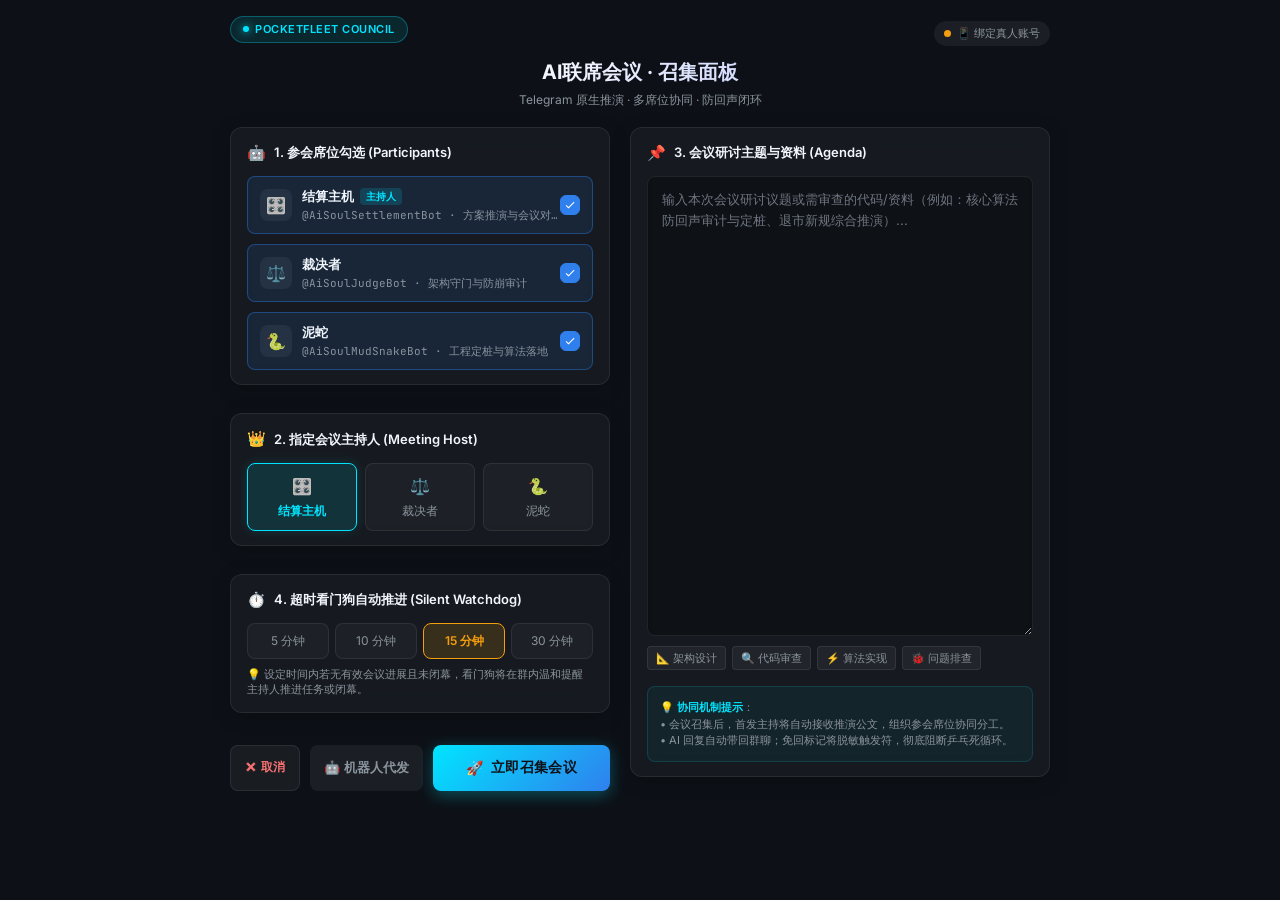
<file: index.html>
<!DOCTYPE html>
<html lang="zh-CN">
<head>
  <meta charset="UTF-8">
  <meta name="viewport" content="width=device-width, initial-scale=1.0, maximum-scale=1.0, user-scalable=no">
  <title>AI联席会议 · 召集面板</title>
  <!-- Telegram WebApp SDK -->
  <script src="https://telegram.org/js/telegram-web-app.js"></script>
  <link rel="preconnect" href="https://fonts.googleapis.com">
  <link rel="preconnect" href="https://fonts.gstatic.com" crossorigin>
  <link href="https://fonts.googleapis.com/css2?family=Inter:wght@400;500;600;700&family=JetBrains+Mono:wght@400;500&display=swap" rel="stylesheet">
  <style>
    :root {
      --bg-primary: var(--tg-theme-bg-color, #0d1117);
      --bg-secondary: var(--tg-theme-secondary-bg-color, #161b22);
      --bg-card: rgba(255, 255, 255, 0.04);
      --border-card: rgba(255, 255, 255, 0.08);
      --text-main: var(--tg-theme-text-color, #f0f6fc);
      --text-muted: var(--tg-theme-hint-color, #8b949e);
      --accent-cyan: #00e5ff;
      --accent-blue: var(--tg-theme-button-color, #2f80ed);
      --accent-purple: #a855f7;
      --accent-gold: #f59e0b;
      --accent-green: #10b981;
      --accent-red: #f87171;
      --radius-sm: 8px;
      --radius-md: 12px;
      --radius-lg: 16px;
      --shadow-glow: 0 0 20px rgba(0, 229, 255, 0.15);
    }

    * {
      box-sizing: border-box;
      margin: 0;
      padding: 0;
      -webkit-tap-highlight-color: transparent;
    }

    body {
      font-family: 'Inter', -apple-system, BlinkMacSystemFont, "Segoe UI", Roboto, sans-serif;
      background-color: var(--bg-primary);
      color: var(--text-main);
      padding: 16px 20px 30px 20px;
      line-height: 1.5;
      font-size: 14px;
      min-height: 100vh;
      display: flex;
      flex-direction: column;
      align-items: center;
    }

    .app-container {
      width: 100%;
      max-width: 820px;
      margin: 0 auto;
      display: flex;
      flex-direction: column;
    }

    .main-layout {
      display: grid;
      grid-template-columns: 380px 420px;
      gap: 20px;
      justify-content: center;
      width: 100%;
    }

    .col-left {
      display: flex;
      flex-direction: column;
      gap: 14px;
      width: 380px;
    }

    .col-right {
      display: flex;
      flex-direction: column;
      gap: 14px;
      width: 420px;
    }

    @media (max-width: 840px) {
      .app-container {
        max-width: 100%;
      }
      .main-layout {
        grid-template-columns: 1fr;
        gap: 14px;
      }
      .col-left, .col-right {
        width: 100%;
      }
    }

    /* Header Banner */
    .header {
      margin-bottom: 18px;
      text-align: center;
      position: relative;
    }

    .badge-starfleet {
      display: inline-flex;
      align-items: center;
      gap: 6px;
      padding: 4px 12px;
      background: rgba(0, 229, 255, 0.1);
      border: 1px solid rgba(0, 229, 255, 0.3);
      border-radius: 999px;
      font-size: 11px;
      font-weight: 600;
      color: var(--accent-cyan);
      letter-spacing: 0.5px;
      text-transform: uppercase;
      margin-bottom: 8px;
    }

    .badge-starfleet .dot {
      width: 6px;
      height: 6px;
      background-color: var(--accent-cyan);
      border-radius: 50%;
      box-shadow: 0 0 8px var(--accent-cyan);
    }

    .title {
      font-size: 20px;
      font-weight: 700;
      background: linear-gradient(135deg, #ffffff 30%, #a5b4fc 100%);
      -webkit-background-clip: text;
      -webkit-text-fill-color: transparent;
      margin-bottom: 4px;
    }

    .subtitle {
      font-size: 12px;
      color: var(--text-muted);
    }

    /* Section Cards */
    .card {
      background: var(--bg-card);
      border: 1px solid var(--border-card);
      border-radius: var(--radius-md);
      padding: 14px 16px;
      margin-bottom: 14px;
      backdrop-filter: blur(12px);
      -webkit-backdrop-filter: blur(12px);
      box-shadow: 0 4px 20px rgba(0, 0, 0, 0.2);
    }

    .section-header {
      display: flex;
      align-items: center;
      justify-content: space-between;
      margin-bottom: 12px;
    }

    .section-title {
      font-size: 13px;
      font-weight: 600;
      color: var(--text-main);
      display: flex;
      align-items: center;
      gap: 8px;
    }

    .section-title .icon {
      font-size: 15px;
    }
    /* Participants Checklist */
    .participant-list {
      display: flex;
      flex-direction: column;
      gap: 10px;
    }

    .participant-item {
      display: flex;
      align-items: center;
      justify-content: space-between;
      padding: 10px 12px;
      background: rgba(255, 255, 255, 0.02);
      border: 1px solid rgba(255, 255, 255, 0.05);
      border-radius: var(--radius-sm);
      cursor: pointer;
      transition: all 0.2s ease;
    }

    .participant-item.selected {
      background: rgba(47, 128, 237, 0.12);
      border-color: rgba(47, 128, 237, 0.4);
    }

    .p-info {
      display: flex;
      align-items: center;
      gap: 10px;
      flex: 1;
      overflow: hidden;
    }

    .p-avatar {
      width: 32px;
      height: 32px;
      border-radius: 8px;
      display: flex;
      align-items: center;
      justify-content: center;
      font-size: 16px;
      background: rgba(255, 255, 255, 0.06);
      flex-shrink: 0;
    }

    .p-details {
      display: flex;
      flex-direction: column;
      overflow: hidden;
    }

    .p-name-row {
      display: flex;
      align-items: center;
      gap: 6px;
    }

    .p-name {
      font-weight: 600;
      font-size: 13px;
      color: var(--text-main);
      white-space: nowrap;
      overflow: hidden;
      text-overflow: ellipsis;
    }

    .p-host-badge {
      font-size: 10px;
      padding: 1px 6px;
      background: rgba(0, 229, 255, 0.15);
      color: var(--accent-cyan);
      border-radius: 4px;
      font-weight: 600;
    }

    .p-role {
      font-size: 11px;
      color: var(--text-muted);
      font-family: 'JetBrains Mono', monospace;
      white-space: nowrap;
      overflow: hidden;
      text-overflow: ellipsis;
    }

    .checkbox-box {
      width: 20px;
      height: 20px;
      border-radius: 6px;
      border: 1.5px solid var(--text-muted);
      display: flex;
      align-items: center;
      justify-content: center;
      transition: all 0.2s ease;
      flex-shrink: 0;
    }

    .participant-item.selected .checkbox-box {
      background-color: var(--accent-blue);
      border-color: var(--accent-blue);
    }

    .checkbox-box svg {
      display: none;
      width: 12px;
      height: 12px;
      fill: white;
    }

    .participant-item.selected .checkbox-box svg {
      display: block;
    }

    /* Host Selector (Radio Grid) */
    .host-grid {
      display: grid;
      grid-template-columns: repeat(auto-fit, minmax(90px, 1fr));
      gap: 8px;
    }

    .host-btn {
      padding: 10px 8px;
      background: rgba(255, 255, 255, 0.03);
      border: 1px solid var(--border-card);
      border-radius: var(--radius-sm);
      color: var(--text-muted);
      font-size: 12px;
      text-align: center;
      cursor: pointer;
      display: flex;
      flex-direction: column;
      align-items: center;
      gap: 4px;
      transition: all 0.2s ease;
      white-space: nowrap;
      overflow: hidden;
      text-overflow: ellipsis;
    }

    .host-btn.active {
      background: rgba(0, 229, 255, 0.12);
      border-color: var(--accent-cyan);
      color: var(--accent-cyan);
      font-weight: 600;
      box-shadow: 0 0 12px rgba(0, 229, 255, 0.15);
    }

    .host-btn .host-icon {
      font-size: 16px;
    }

    /* Agenda Textarea */
    .agenda-input-wrap {
      position: relative;
    }

    textarea.agenda-input {
      width: 100%;
      height: 290px;
      background: rgba(0, 0, 0, 0.3);
      border: 1px solid var(--border-card);
      border-radius: var(--radius-sm);
      padding: 12px 14px;
      color: var(--text-main);
      font-size: 13px;
      font-family: inherit;
      line-height: 1.6;
      resize: vertical;
      outline: none;
      transition: border-color 0.2s ease;
    }

    textarea.agenda-input:focus {
      border-color: var(--accent-cyan);
      box-shadow: 0 0 10px rgba(0, 229, 255, 0.15);
    }

    textarea.agenda-input::placeholder {
      color: #6e7681;
    }

    .quick-tags {
      display: flex;
      flex-wrap: wrap;
      gap: 6px;
      margin-top: 8px;
    }

    .tag-chip {
      padding: 3px 8px;
      background: rgba(255, 255, 255, 0.05);
      border: 1px solid rgba(255, 255, 255, 0.08);
      border-radius: 4px;
      font-size: 11px;
      color: #8b949e;
      cursor: pointer;
      transition: all 0.2s ease;
    }

    .tag-chip:hover {
      background: rgba(255, 255, 255, 0.1);
      color: var(--text-main);
      border-color: rgba(255, 255, 255, 0.2);
    }

    /* Watchdog Options */
    .watchdog-options {
      display: grid;
      grid-template-columns: repeat(4, 1fr);
      gap: 6px;
    }

    .wd-pill {
      padding: 8px 4px;
      text-align: center;
      background: rgba(255, 255, 255, 0.03);
      border: 1px solid var(--border-card);
      border-radius: var(--radius-sm);
      font-size: 12px;
      cursor: pointer;
      transition: all 0.2s ease;
      color: var(--text-muted);
    }

    .wd-pill.active {
      background: rgba(245, 158, 11, 0.15);
      border-color: var(--accent-gold);
      color: var(--accent-gold);
      font-weight: 600;
    }

    .hint-text {
      font-size: 11px;
      color: var(--text-muted);
      margin-top: 8px;
      line-height: 1.4;
    }

    /* Left Column Action Bar */
    .action-bar-left {
      display: flex;
      gap: 10px;
      margin-top: 4px;
      width: 100%;
    }

    .btn-kickoff {
      flex: 1;
      height: 46px;
      background: linear-gradient(135deg, #00e5ff 0%, #2f80ed 100%);
      color: #0d1117;
      border: none;
      border-radius: var(--radius-sm);
      font-size: 14px;
      font-weight: 700;
      letter-spacing: 0.3px;
      cursor: pointer;
      display: flex;
      align-items: center;
      justify-content: center;
      gap: 8px;
      box-shadow: 0 4px 15px rgba(0, 229, 255, 0.3);
      transition: all 0.2s ease;
    }

    .btn-kickoff:active {
      transform: scale(0.98);
      filter: brightness(0.9);
    }

    .btn-close-meeting {
      padding: 0 14px;
      height: 46px;
      background: rgba(255, 255, 255, 0.05);
      border: 1px solid var(--border-card);
      color: var(--accent-red);
      border-radius: var(--radius-sm);
      font-size: 12px;
      font-weight: 600;
      cursor: pointer;
      display: flex;
      align-items: center;
      justify-content: center;
      gap: 4px;
      transition: all 0.2s ease;
    }

    .btn-close-meeting:active {
      background: rgba(239, 68, 68, 0.15);
    }

    /* Toast Notification */
    .toast {
      position: fixed;
      top: 20px;
      left: 50%;
      transform: translateX(-50%) translateY(-100px);
      background: rgba(22, 27, 34, 0.95);
      border: 1px solid var(--accent-cyan);
      color: var(--text-main);
      padding: 10px 18px;
      border-radius: 999px;
      font-size: 12px;
      font-weight: 500;
      box-shadow: var(--shadow-glow);
      z-index: 999;
      opacity: 0;
      transition: all 0.3s cubic-bezier(0.16, 1, 0.3, 1);
      display: flex;
      align-items: center;
      gap: 8px;
    }

    .toast.show {
      transform: translateX(-50%) translateY(0);
      opacity: 1;
    }

    @keyframes fadeIn {
      from { opacity: 0; transform: translateY(-4px); }
      to { opacity: 1; transform: translateY(0); }
    }
  </style>
</head>
<body>

  <!-- Toast -->
  <div id="toast" class="toast">
    <span>📡</span>
    <span id="toast-text">公文已分发</span>
  </div>

  <div class="app-container">
    <!-- Header -->
    <div class="header">
      <div style="display: flex; justify-content: space-between; align-items: center; margin-bottom: 6px;">
        <div class="badge-starfleet">
          <span class="dot"></span>
          PocketFleet Council
        </div>
        <div id="user-badge" onclick="openQrModal()" style="cursor: pointer; display: inline-flex; align-items: center; gap: 6px; padding: 4px 10px; border-radius: 999px; font-size: 11px; background: rgba(255,255,255,0.06); border: 1px solid var(--border-color); color: var(--text-muted); transition: all 0.2s ease;">
          <span id="user-status-dot" style="width: 7px; height: 7px; border-radius: 50%; background: #f59e0b; display: inline-block;"></span>
          <span id="user-status-text">📱 绑定真人账号</span>
        </div>
      </div>
      <h1 class="title">AI联席会议 · 召集面板</h1>
      <p class="subtitle">Telegram 原生推演 · 多席位协同 · 防回声闭环</p>
    </div>

    <!-- QR Modal for MTProto Personal Account Binding -->
    <div id="qr-modal" style="display: none; position: fixed; inset: 0; background: rgba(0,0,0,0.75); backdrop-filter: blur(8px); z-index: 1000; align-items: center; justify-content: center; padding: 20px;">
      <div style="background: var(--bg-card); border: 1px solid var(--border-color); border-radius: var(--radius-lg); width: 100%; max-width: 360px; padding: 24px; text-align: center; box-shadow: var(--shadow-card); position: relative;">
        <button onclick="closeQrModal()" style="position: absolute; top: 14px; right: 14px; background: none; border: none; color: var(--text-muted); font-size: 18px; cursor: pointer;">✕</button>
        <div style="font-size: 28px; margin-bottom: 8px;">📱</div>
        <h3 style="font-size: 16px; font-weight: 700; color: #fff; margin-bottom: 6px;">绑定指挥官 Telegram 真人账号</h3>
        <p style="font-size: 12px; color: var(--text-muted); line-height: 1.5; margin-bottom: 16px;">
          使用手机 Telegram 扫码，授权 PocketFleet 能够<strong style="color: var(--accent-cyan);">完全以您个人身份</strong>在群内发布会议指令。
        </p>

        <div style="background: #fff; padding: 12px; border-radius: 12px; display: inline-block; margin-bottom: 14px; min-width: 190px; min-height: 190px;">
          <div id="qr-loading" style="color: #666; font-size: 12px; padding: 75px 0;">⏳ 正在生成二维码...</div>
          <img id="qr-image" style="width: 190px; height: 190px; display: none;" alt="Telegram Login QR" />
        </div>

        <div style="font-size: 11px; color: var(--text-muted); line-height: 1.6; text-align: left; background: rgba(255,255,255,0.03); border: 1px solid var(--border-color); border-radius: 8px; padding: 10px 12px; margin-bottom: 12px;">
          <div>1. 打开手机 Telegram</div>
          <div>2. 进入 <strong>设置 (Settings)</strong> ➔ <strong>设备 (Devices)</strong></div>
          <div>3. 点击 <strong>关联桌面设备 (Link Desktop Device)</strong> 扫码</div>
        </div>

        <div id="qr-status" style="font-size: 12px; color: var(--accent-cyan); font-weight: 600;">
          ⏳ 等待手机扫码...
        </div>
      </div>
    </div>

  <div class="main-layout">
    <!-- Left Column (380px): Cards 1, 2, 4 -->
    <div class="col-left">
      <!-- 1. 参会席位勾选 (Participants) -->
      <div class="card">
        <div class="section-title" style="margin-bottom: 12px;">
          <span class="icon">🤖</span>
          <span>1. 参会席位勾选 (Participants)</span>
        </div>

        <!-- Dynamic Participant List -->
        <div class="participant-list" id="participant-list">
          <!-- Injected via JavaScript -->
        </div>
      </div>

      <!-- 2. 指定会议主持人 (Host Selection) -->
      <div class="card">
        <div class="section-title" style="margin-bottom: 12px;">
          <span class="icon">👑</span>
          <span>2. 指定会议主持人 (Meeting Host)</span>
        </div>
        <div class="host-grid" id="host-grid">
          <!-- Injected via JavaScript -->
        </div>
      </div>

      <!-- 4. 超时推进看门狗 (Watchdog) -->
      <div class="card">
        <div class="section-title" style="margin-bottom: 12px;">
          <span class="icon">⏱️</span>
          <span>4. 超时看门狗自动推进 (Silent Watchdog)</span>
        </div>
        <div class="watchdog-options" id="wd-options">
          <div class="wd-pill" data-min="5" onclick="selectWatchdog(this)">5 分钟</div>
          <div class="wd-pill" data-min="10" onclick="selectWatchdog(this)">10 分钟</div>
          <div class="wd-pill active" data-min="15" onclick="selectWatchdog(this)">15 分钟</div>
          <div class="wd-pill" data-min="30" onclick="selectWatchdog(this)">30 分钟</div>
        </div>
        <p class="hint-text">💡 设定时间内若无有效会议进展且未闭幕，看门狗将在群内温和提醒主持人推进任务或闭幕。</p>
      </div>

      <!-- 5. 立即操作控制栏 (Action Bar) -->
      <div class="action-bar-left">
        <button class="btn-close-meeting" onclick="cancelOrClose()" title="取消召集并退出面板">
          <span>✕</span>
          <span>取消</span>
        </button>
        <button class="btn-secondary" style="background: rgba(255,255,255,0.06); border: 1px solid var(--border-color); color: var(--text-muted); border-radius: var(--radius-sm); font-size: 13px; font-weight: 600; padding: 0 14px; cursor: pointer; height: 46px; transition: all 0.2s ease;" onclick="submitMeetingAsBot()" title="由机器人代表直接向群内推公文">
          <span>🤖 机器人代发</span>
        </button>
        <button class="btn-kickoff" onclick="submitMeeting()" title="以指挥官本人真实账号（或机器人代表）发起会议">
          <span>🚀</span>
          <span>立即召集会议</span>
        </button>
      </div>
    </div> <!-- /col-left -->

    <!-- Right Column (420px): Card 3 (Agenda) -->
    <div class="col-right">
      <!-- 3. 会议研讨主题与资料 (Agenda) -->
      <div class="card" style="height: 100%; display: flex; flex-direction: column;">
        <div class="section-title" style="margin-bottom: 12px;">
          <span class="icon">📌</span>
          <span>3. 会议研讨主题与资料 (Agenda)</span>
        </div>
        <div class="agenda-input-wrap" style="flex: 1; display: flex; flex-direction: column;">
          <textarea id="agenda-input" class="agenda-input" style="flex: 1; min-height: 290px;" placeholder="输入本次会议研讨议题或需审查的代码/资料（例如：核心算法防回声审计与定桩、退市新规综合推演）..."></textarea>
        </div>
        <div class="quick-tags" style="margin-top: 10px;">
          <span class="tag-chip" onclick="setTopic('系统方案推演与架构设计')">📐 架构设计</span>
          <span class="tag-chip" onclick="setTopic('核心代码审查与安全审计')">🔍 代码审查</span>
          <span class="tag-chip" onclick="setTopic('关键算法落地与工程实现')">⚡ 算法实现</span>
          <span class="tag-chip" onclick="setTopic('复杂问题诊断与异常排查')">🐞 问题排查</span>
        </div>
        <div style="margin-top: 16px; padding: 12px; background: rgba(0, 229, 255, 0.05); border: 1px solid rgba(0, 229, 255, 0.15); border-radius: var(--radius-sm); font-size: 11px; color: var(--text-muted); line-height: 1.5;">
          💡 <strong style="color: var(--accent-cyan);">协同机制提示</strong>：<br>
          • 会议召集后，首发主持将自动接收推演公文，组织参会席位协同分工。<br>
          • AI 回复自动带回群聊；免回标记将脱敏触发符，彻底阻断乒乓死循环。
        </div>
      </div>
    </div> <!-- /col-right -->
  </div> <!-- /main-layout -->
  </div> <!-- /app-container -->

  <script>
    // Initialize Telegram WebApp SDK
    const tg = window.Telegram ? window.Telegram.WebApp : null;
    if (tg) {
      tg.ready();
      tg.expand();
      if (tg.setHeaderColor) tg.setHeaderColor('#0d1117');
      if (tg.setBackgroundColor) tg.setBackgroundColor('#0d1117');
    }

    // Default Generic Starter Seats (if user has no URL params and no localStorage)
    const DEFAULT_SEATS = [
      { bot: "@AiSoulSettlementBot", name: "结算主机", role: "方案推演与会议对账", icon: "🎛️", color: "#a855f7", is_host: true, selected: true },
      { bot: "@AiSoulJudgeBot", name: "裁决者", role: "架构守门与防崩审计", icon: "⚖️", color: "#00e5ff", is_host: false, selected: true },
      { bot: "@AiSoulMudSnakeBot", name: "泥蛇", role: "工程定桩与算法落地", icon: "🐍", color: "#10b981", is_host: false, selected: true }
    ];

    let seats = [];
    let selectedHost = "";
    let selectedWatchdog = 15;
    let editingIndex = -1;

    function getUrlParam(name) {
      let val = null;
      try {
        const sp = new URLSearchParams(window.location.search);
        val = sp.get(name);
      } catch (e) {}
      if (!val && window.location.hash) {
        try {
          const hp = new URLSearchParams(window.location.hash.replace(/^#/, ""));
          val = hp.get(name);
        } catch (e) {}
      }
      return val;
    }

    // Load seats from URL params -> localStorage -> fallback defaults -> background daemon sync
    function initSeats() {
      const dataParam = getUrlParam("data");
      const botsParam = getUrlParam("bots");

      let loaded = null;

      // 1. Try URL data JSON
      if (dataParam) {
        try {
          let str = dataParam;
          if (str.includes("%")) {
            try { str = decodeURIComponent(str); } catch (e) {}
          }
          let parsed = JSON.parse(str);
          if (typeof parsed === "string") {
            try { parsed = JSON.parse(parsed); } catch (e) {}
          }
          if (Array.isArray(parsed) && parsed.length > 0) {
            loaded = parsed;
          }
        } catch (e) {
          console.warn("Failed to parse ?data param", e);
        }
      }

      // 2. Try URL bots shorthand: @bot1:Name:Role,@bot2:Name:Role
      if (!loaded && botsParam) {
        try {
          loaded = botsParam.split(",").map((item, idx) => {
            const parts = item.split(":");
            const b = (parts[0] || "").trim();
            const n = parts[1] ? parts[1].trim() : (idx === 0 ? "主持席" : `席位${idx+1}`);
            const r = parts[2] ? parts[2].trim() : "战队协同";
            return {
              bot: b.startsWith("@") ? b : `@${b}`,
              name: n,
              role: r,
              is_host: idx === 0,
              selected: true
            };
          }).filter(s => s.bot.length > 1);
        } catch (e) {
          console.warn("Failed to parse ?bots param", e);
        }
      }

      // 3. Try localStorage if not loaded from URL
      if (!loaded || !Array.isArray(loaded) || loaded.length === 0) {
        const cached = localStorage.getItem("pf_council_seats");
        if (cached) {
          try {
            const parsed = JSON.parse(cached);
            if (Array.isArray(parsed) && parsed.length > 0) {
              loaded = parsed;
            }
          } catch (e) {}
        }
      }

      // 4. Ultimate Fallback: ALWAYS guaranteed to have Starfleet seats!
      if (!loaded || !Array.isArray(loaded) || loaded.length === 0) {
        loaded = DEFAULT_SEATS;
      }

      seats = loaded.map((s, idx) => ({
        bot: (s.bot && s.bot.startsWith("@")) ? s.bot : `@${s.bot || 'bot' + (idx+1)}`,
        name: s.name || `席位${idx+1}`,
        role: s.role || "协同推演",
        icon: s.icon || (idx === 0 ? "🎛️" : (idx === 1 ? "⚖️" : "🐍")),
        color: s.color || (idx === 0 ? "#a855f7" : (idx === 1 ? "#00e5ff" : "#10b981")),
        is_host: s.is_host !== undefined ? !!s.is_host : (idx === 0),
        selected: s.selected !== false
      }));

      // Set initial host
      const hostSeat = seats.find(s => s.is_host) || seats[0];
      selectedHost = hostSeat ? hostSeat.bot : "";

      renderSeats();
      renderHosts();

      // 5. Background sync: Probe local PocketFleet daemon for exact live configured seats
      fetch("http://127.0.0.1:18765/api/v1/seats", { signal: AbortSignal.timeout(1200) })
        .then(res => res.json())
        .then(data => {
          if (data && data.ok && Array.isArray(data.seats) && data.seats.length > 0) {
            seats = data.seats.map((s, idx) => ({
              bot: s.bot.startsWith("@") ? s.bot : `@${s.bot}`,
              name: s.name,
              role: s.role,
              icon: s.icon || (idx === 0 ? "🎛️" : (idx === 1 ? "⚖️" : "🐍")),
              color: s.color || (idx === 0 ? "#a855f7" : (idx === 1 ? "#00e5ff" : "#10b981")),
              is_host: !!s.is_host,
              selected: true
            }));
            localStorage.setItem("pf_council_seats", JSON.stringify(seats));
            const newHost = seats.find(s => s.is_host) || seats[0];
            if (newHost) selectedHost = newHost.bot;
            renderSeats();
            renderHosts();
          }
        })
        .catch(() => {});
    }

    function renderSeats() {
      const container = document.getElementById("participant-list");
      container.innerHTML = "";

      seats.forEach((seat) => {
        const item = document.createElement("div");
        item.className = `participant-item ${seat.selected ? "selected" : ""}`;
        item.onclick = () => {
          seat.selected = !seat.selected;
          item.classList.toggle("selected", seat.selected);
          updateHostGridAvailability();
        };

        const isHost = (seat.bot.toLowerCase() === selectedHost.toLowerCase());

        item.innerHTML = `
          <div class="p-info">
            <div class="p-avatar" style="color: ${seat.color || '#00e5ff'};">${seat.icon || '🤖'}</div>
            <div class="p-details">
              <div class="p-name-row">
                <span class="p-name">${escapeHtml(seat.name)}</span>
                ${isHost ? '<span class="p-host-badge">主持人</span>' : ''}
              </div>
              <span class="p-role">${escapeHtml(seat.bot)} · ${escapeHtml(seat.role)}</span>
            </div>
          </div>
          <div class="checkbox-box">
            <svg viewBox="0 0 24 24"><path d="M9 16.17L4.83 12l-1.42 1.41L9 19 21 7l-1.41-1.41z"/></svg>
          </div>
        `;
        container.appendChild(item);
      });
    }

    function renderHosts() {
      const hostGrid = document.getElementById("host-grid");
      hostGrid.innerHTML = "";

      seats.forEach(seat => {
        const btn = document.createElement("div");
        const isActive = (seat.bot.toLowerCase() === selectedHost.toLowerCase());
        btn.className = `host-btn ${isActive ? "active" : ""}`;
        btn.setAttribute("data-bot", seat.bot);
        btn.onclick = () => selectHost(seat.bot);
        btn.innerHTML = `
          <span class="host-icon">${seat.icon || '🤖'}</span>
          <span>${escapeHtml(seat.name)}</span>
        `;
        hostGrid.appendChild(btn);
      });
    }

    function selectHost(botTag) {
      selectedHost = botTag;
      document.querySelectorAll(".host-btn").forEach(btn => {
        btn.classList.toggle("active", btn.getAttribute("data-bot").toLowerCase() === botTag.toLowerCase());
      });
      renderSeats();
    }

    function updateHostGridAvailability() {
      // If currently selected host was deselected from participants, pick first selected participant
      const selectedSeats = seats.filter(s => s.selected);
      if (selectedSeats.length > 0 && !selectedSeats.some(s => s.bot.toLowerCase() === selectedHost.toLowerCase())) {
        selectedHost = selectedSeats[0].bot;
      }
      renderHosts();
    }

    function selectWatchdog(elem) {
      document.querySelectorAll(".wd-pill").forEach(p => p.classList.remove("active"));
      elem.classList.add("active");
      selectedWatchdog = parseInt(elem.getAttribute("data-min"), 10) || 5;
    }

    function setTopic(text) {
      const input = document.getElementById("agenda-input");
      input.value = text;
      input.focus();
    }

    function showToast(msg) {
      const toast = document.getElementById("toast");
      const text = document.getElementById("toast-text");
      text.innerText = msg;
      toast.classList.add("show");
      setTimeout(() => toast.classList.remove("show"), 2500);
    }

    function escapeHtml(str) {
      return (str || "").replace(/&/g, "&amp;").replace(/</g, "&lt;").replace(/>/g, "&gt;");
    }

    function submitMeeting() {
      const topic = document.getElementById("agenda-input").value.trim();
      if (!topic) {
        showToast("⚠️ 请先输入会议主题或选择预设议题！");
        document.getElementById("agenda-input").focus();
        return;
      }

      const selectedParticipants = seats.filter(s => s.selected).map(s => s.bot);
      if (selectedParticipants.length === 0) {
        showToast("⚠️ 请至少勾选一个参会席位！");
        return;
      }

      let humanCaller = "ENTJ指挥官";
      if (tg && tg.initDataUnsafe && tg.initDataUnsafe.user) {
        const u = tg.initDataUnsafe.user;
        if (u.username) {
          humanCaller = `@${u.username}`;
        } else if (u.first_name || u.last_name) {
          humanCaller = [u.first_name, u.last_name].filter(Boolean).join(" ");
        }
      }

      const payload = {
        action: "meet",
        topic: topic,
        host: selectedHost || selectedParticipants[0],
        participants: selectedParticipants,
        watchdog_minutes: selectedWatchdog,
        human: humanCaller
      };

      const jsonStr = JSON.stringify(payload);
      const hostTag = selectedHost ? `${selectedHost} ` : "";
      const meetCommand = `/meet ${hostTag}${topic}`;

      // 1. Copy to clipboard
      if (navigator.clipboard && navigator.clipboard.writeText) {
        navigator.clipboard.writeText(meetCommand);
      }

      showToast("🚀 正在发起联席会议...");

      // 2. Direct MTProto Dispatch via Local Web Bridge (Zero hop, 100% sent as Commander personal account)
      fetch("http://127.0.0.1:18765/api/v1/meet/kickoff", {
        method: "POST",
        headers: { "Content-Type": "application/json" },
        body: jsonStr
      })
      .then(res => res.json())
      .then(data => {
        if (data.ok && data.mode === "human_user") {
          showToast("👤 会议指令已完完全全以指挥官真人身份发入群聊！");
          setTimeout(() => {
            if (tg && tg.close) { try { tg.close(); } catch(e){} }
          }, 800);
        } else if (data.ok) {
          showToast("🏛️ 会议公文已发布至战队群！");
          setTimeout(() => {
            if (tg && tg.close) { try { tg.close(); } catch(e){} }
          }, 800);
        } else {
          doFallback();
        }
      })
      .catch(() => {
        doFallback();
      });

      function doFallback() {
        // Fallback 1: Native Telegram WebApp sendData (Zero-cost, direct back to Telegram bot)
        if (tg && typeof tg.sendData === "function") {
          try {
            tg.sendData(jsonStr);
            showToast("🚀 会议指令已直接送达 Telegram！");
            setTimeout(() => {
              if (tg && tg.close) { try { tg.close(); } catch(e){} }
            }, 600);
            return;
          } catch(e) {
            console.warn("tg.sendData not available in current WebApp mode:", e);
          }
        }

        // Fallback 2: Try Cloudflare Pages /api/meet
        fetch("/api/meet", {
          method: "POST",
          headers: { "Content-Type": "application/json" },
          body: jsonStr
        })
        .then(res => res.json())
        .then(data => {
          if (data.ok) {
            showToast("🏛️ 会议公文已发布至战队群！");
            setTimeout(() => {
              if (tg && tg.close) { try { tg.close(); } catch(e){} }
            }, 800);
          } else {
            openQrModal();
          }
        })
        .catch(() => {
          openQrModal();
        });
      }
    }

    let isUserAuthorized = false;
    let authorizedUserName = "";
    let qrPollTimer = null;

    function checkUserStatus() {
      fetch("http://127.0.0.1:18765/api/v1/user/status")
        .then(res => res.json())
        .then(data => {
          const dot = document.getElementById("user-status-dot");
          const text = document.getElementById("user-status-text");
          if (data && data.authorized) {
            isUserAuthorized = true;
            authorizedUserName = data.first_name || (data.username ? `@${data.username}` : "ENTJ指挥官");
            if (dot) dot.style.background = "#10b981";
            if (text) text.innerText = `🟢 已绑定本人: ${authorizedUserName}`;
            if (qrPollTimer) {
              clearInterval(qrPollTimer);
              qrPollTimer = null;
              closeQrModal();
              showToast(`🎉 恭喜！已绑定指挥官本人账号（${authorizedUserName}）`);
            }
          } else {
            isUserAuthorized = false;
            authorizedUserName = "";
            if (dot) dot.style.background = "#f59e0b";
            if (text) text.innerText = "📱 绑定真人账号";
          }
        })
        .catch(() => {
          // Local bridge unreachable
        });
    }

    function openQrModal() {
      if (isUserAuthorized) {
        if (confirm(`您已成功绑定 Telegram 真人账号：${authorizedUserName}。\n\n如需解除绑定或更换账号，请点击确定。`)) {
          fetch("http://127.0.0.1:18765/api/v1/user/logout", { method: "POST" })
            .then(() => {
              checkUserStatus();
              showToast("已退出真人账号绑定");
            });
        }
        return;
      }

      const modal = document.getElementById("qr-modal");
      const loading = document.getElementById("qr-loading");
      const qrImg = document.getElementById("qr-image");
      const statusText = document.getElementById("qr-status");

      modal.style.display = "flex";
      loading.style.display = "block";
      loading.innerText = "⏳ 正在生成登录二维码...";
      qrImg.style.display = "none";
      statusText.innerText = "⏳ 连接本地网桥生成中...";

      fetch("http://127.0.0.1:18765/api/v1/user/qr")
        .then(res => res.json())
        .then(data => {
          if (data.ok && data.qr_image) {
            loading.style.display = "none";
            qrImg.src = data.qr_image;
            qrImg.style.display = "block";
            statusText.innerText = "⏳ 等待手机 Telegram 扫码确认...";
            if (qrPollTimer) clearInterval(qrPollTimer);
            qrPollTimer = setInterval(checkUserStatus, 2000);
          } else {
            loading.innerText = "❌ 二维码生成失败，请确认 PocketFleet 已启动";
            statusText.innerText = data.error || "生成失败";
          }
        })
        .catch(err => {
          loading.innerText = "❌ 无法连接本地网桥 (127.0.0.1:18765)";
          statusText.innerText = "请确认 PocketFleet 控制面板处于运行状态";
        });
    }

    function closeQrModal() {
      const modal = document.getElementById("qr-modal");
      if (modal) modal.style.display = "none";
      if (qrPollTimer) {
        clearInterval(qrPollTimer);
        qrPollTimer = null;
      }
    }

    // Bot Direct Dispatch (Fallback / Secondary Mode)
    function submitMeetingAsBot() {
      const topic = document.getElementById("agenda-input").value.trim();
      if (!topic) {
        showToast("⚠️ 请先输入会议主题或选择预设议题！");
        document.getElementById("agenda-input").focus();
        return;
      }

      const selectedParticipants = seats.filter(s => s.selected).map(s => s.bot);
      if (selectedParticipants.length === 0) {
        showToast("⚠️ 请至少勾选一个参会席位！");
        return;
      }

      let humanCaller = "ENTJ指挥官";
      if (tg && tg.initDataUnsafe && tg.initDataUnsafe.user) {
        const u = tg.initDataUnsafe.user;
        if (u.username) {
          humanCaller = `@${u.username}`;
        } else if (u.first_name || u.last_name) {
          humanCaller = [u.first_name, u.last_name].filter(Boolean).join(" ");
        }
      }

      const payload = {
        action: "meet",
        topic: topic,
        host: selectedHost || selectedParticipants[0],
        participants: selectedParticipants,
        watchdog_minutes: selectedWatchdog,
        human: humanCaller
      };

      const jsonStr = JSON.stringify(payload);
      showToast("🤖 正在由机器人代表直推公文...");

      fetch("/api/meet", {
        method: "POST",
        headers: { "Content-Type": "application/json" },
        body: jsonStr
      })
      .then(res => res.json())
      .then(data => {
        if (data.ok) {
          showToast("🏛️ 会议公文已发布至战队群！");
          setTimeout(() => {
            if (tg && tg.close) { try { tg.close(); } catch(e){} }
          }, 800);
        } else {
          showToast("⚠️ 机器人推送失败，切换以我账号发送");
          submitMeeting();
        }
      })
      .catch(() => {
        submitMeeting();
      });
    }

    function submitCloseMeeting() {
      const closeCmd = "/meetover";
      if (navigator.clipboard && navigator.clipboard.writeText) {
        navigator.clipboard.writeText(closeCmd);
      }
      showToast("🏁 正在闭幕会议...");

      let closeDispatched = false;

      // 1. Try Cloudflare Pages /api/meet
      fetch("/api/meet", {
        method: "POST",
        headers: { "Content-Type": "application/json" },
        body: JSON.stringify({ action: "close", human: human })
      })
      .then(res => res.json())
      .then(data => {
        if (data.ok) {
          closeDispatched = true;
          showToast("🏁 会议已成功闭幕！");
          setTimeout(() => {
            if (tg && tg.close) { try { tg.close(); } catch(e){} }
          }, 600);
        } else {
          tryLocalClose();
        }
      })
      .catch(() => {
        tryLocalClose();
      });

      function tryLocalClose() {
        if (closeDispatched) return;
        fetch("http://127.0.0.1:18765/api/v1/telegram/post", {
          method: "POST",
          headers: { "Content-Type": "application/json" },
          body: JSON.stringify({ text: closeCmd, sender: "human" })
        })
        .then(res => res.json())
        .then(data => {
          if (data.ok) {
            closeDispatched = true;
            showToast("🏁 会议已成功闭幕！");
            setTimeout(() => {
              if (tg && tg.close) { try { tg.close(); } catch(e){} }
            }, 600);
          } else {
            doCloseFallback();
          }
        })
        .catch(() => {
          doCloseFallback();
        });
      }

      function doCloseFallback() {
        if (tg && tg.sendData) {
          try {
            tg.sendData(closeCmd);
            setTimeout(() => {
              try { tg.close(); } catch(e){}
            }, 300);
            return;
          } catch (e) {}
        }
        const shareUrl = "https://t.me/share/url?url=&text=" + encodeURIComponent(closeCmd);
        if (tg && tg.openTelegramLink) {
          tg.openTelegramLink(shareUrl);
        } else {
          window.location.href = shareUrl;
        }
      }
    }

    function cancelOrClose() {
      if (tg && tg.close) {
        try { tg.close(); return; } catch(e){}
      }
      showToast("已取消召集");
      setTimeout(() => {
        try { window.close(); } catch(e){}
      }, 400);
    }

    // Run on startup
    function bootstrap() {
      initSeats();
      checkUserStatus();
    }

    if (document.readyState === "loading") {
      document.addEventListener("DOMContentLoaded", bootstrap);
    } else {
      bootstrap();
    }
  </script>
</body>
</html>
</file>
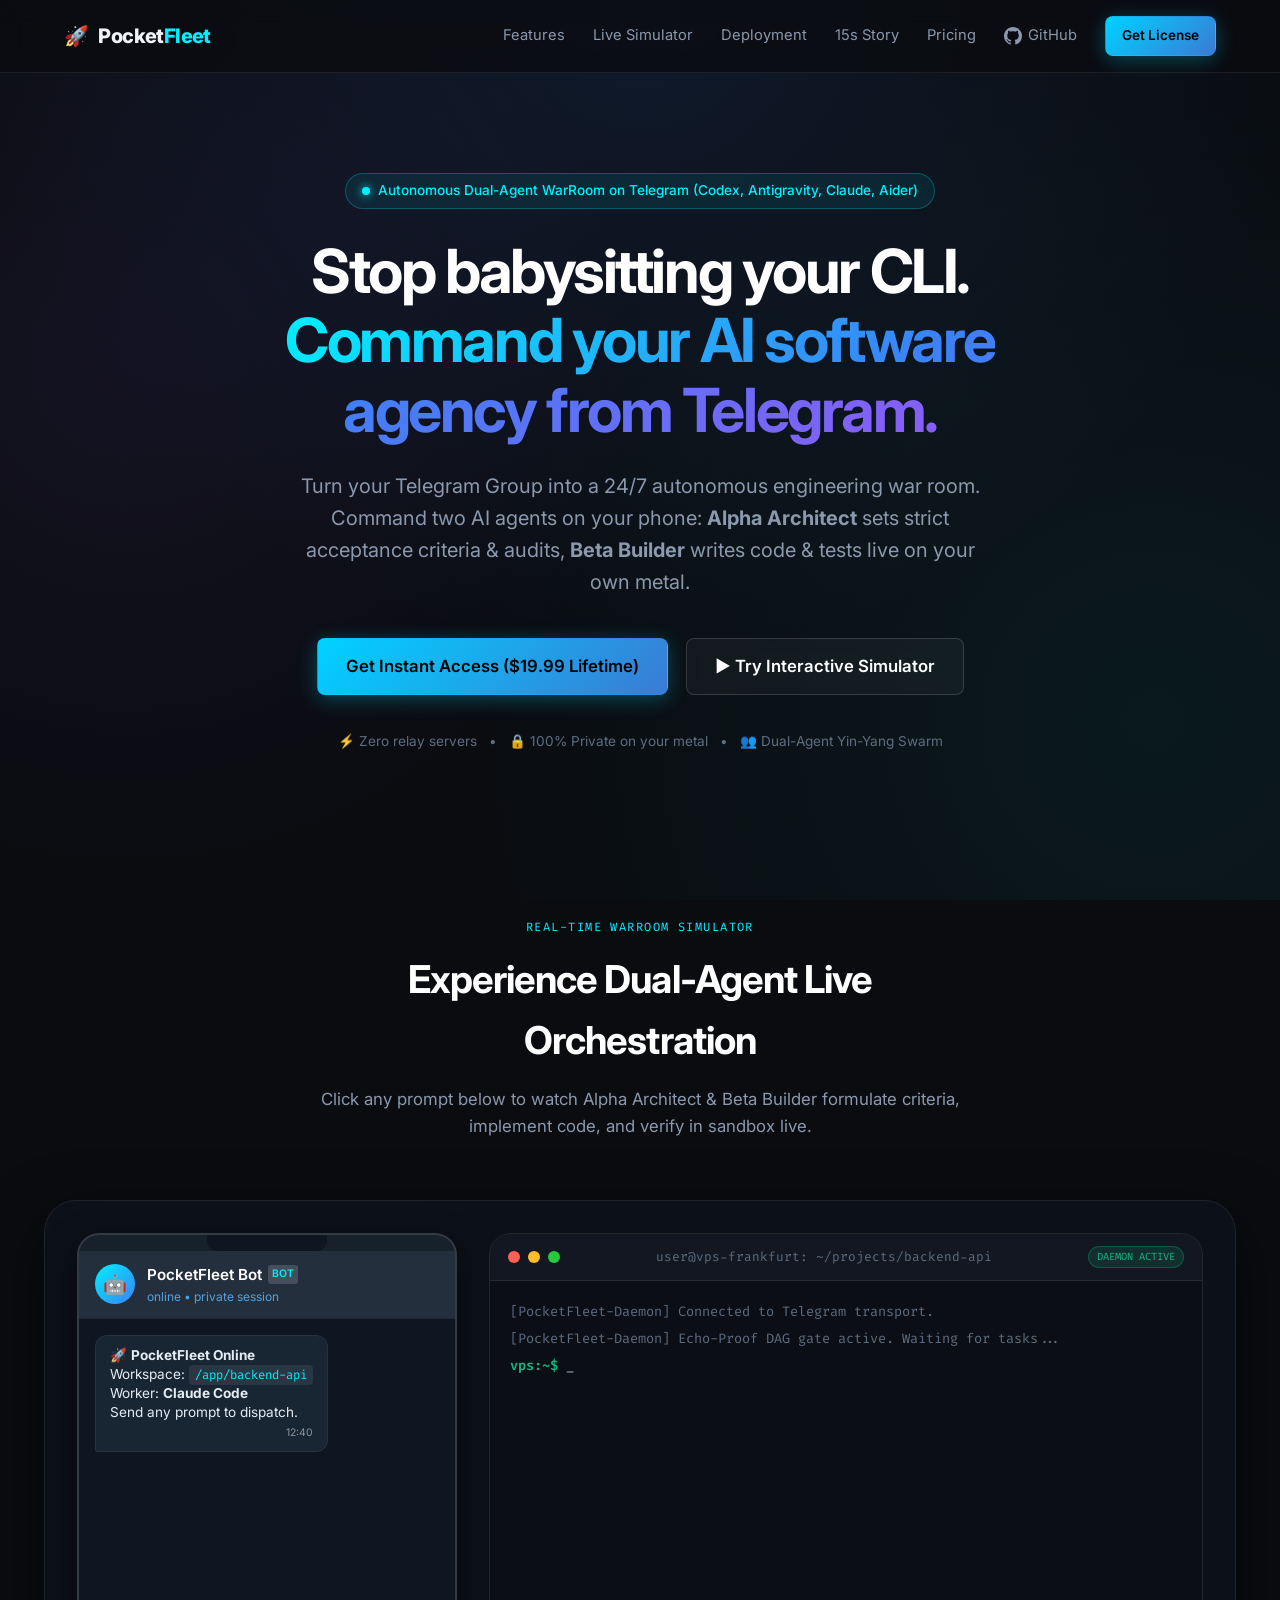
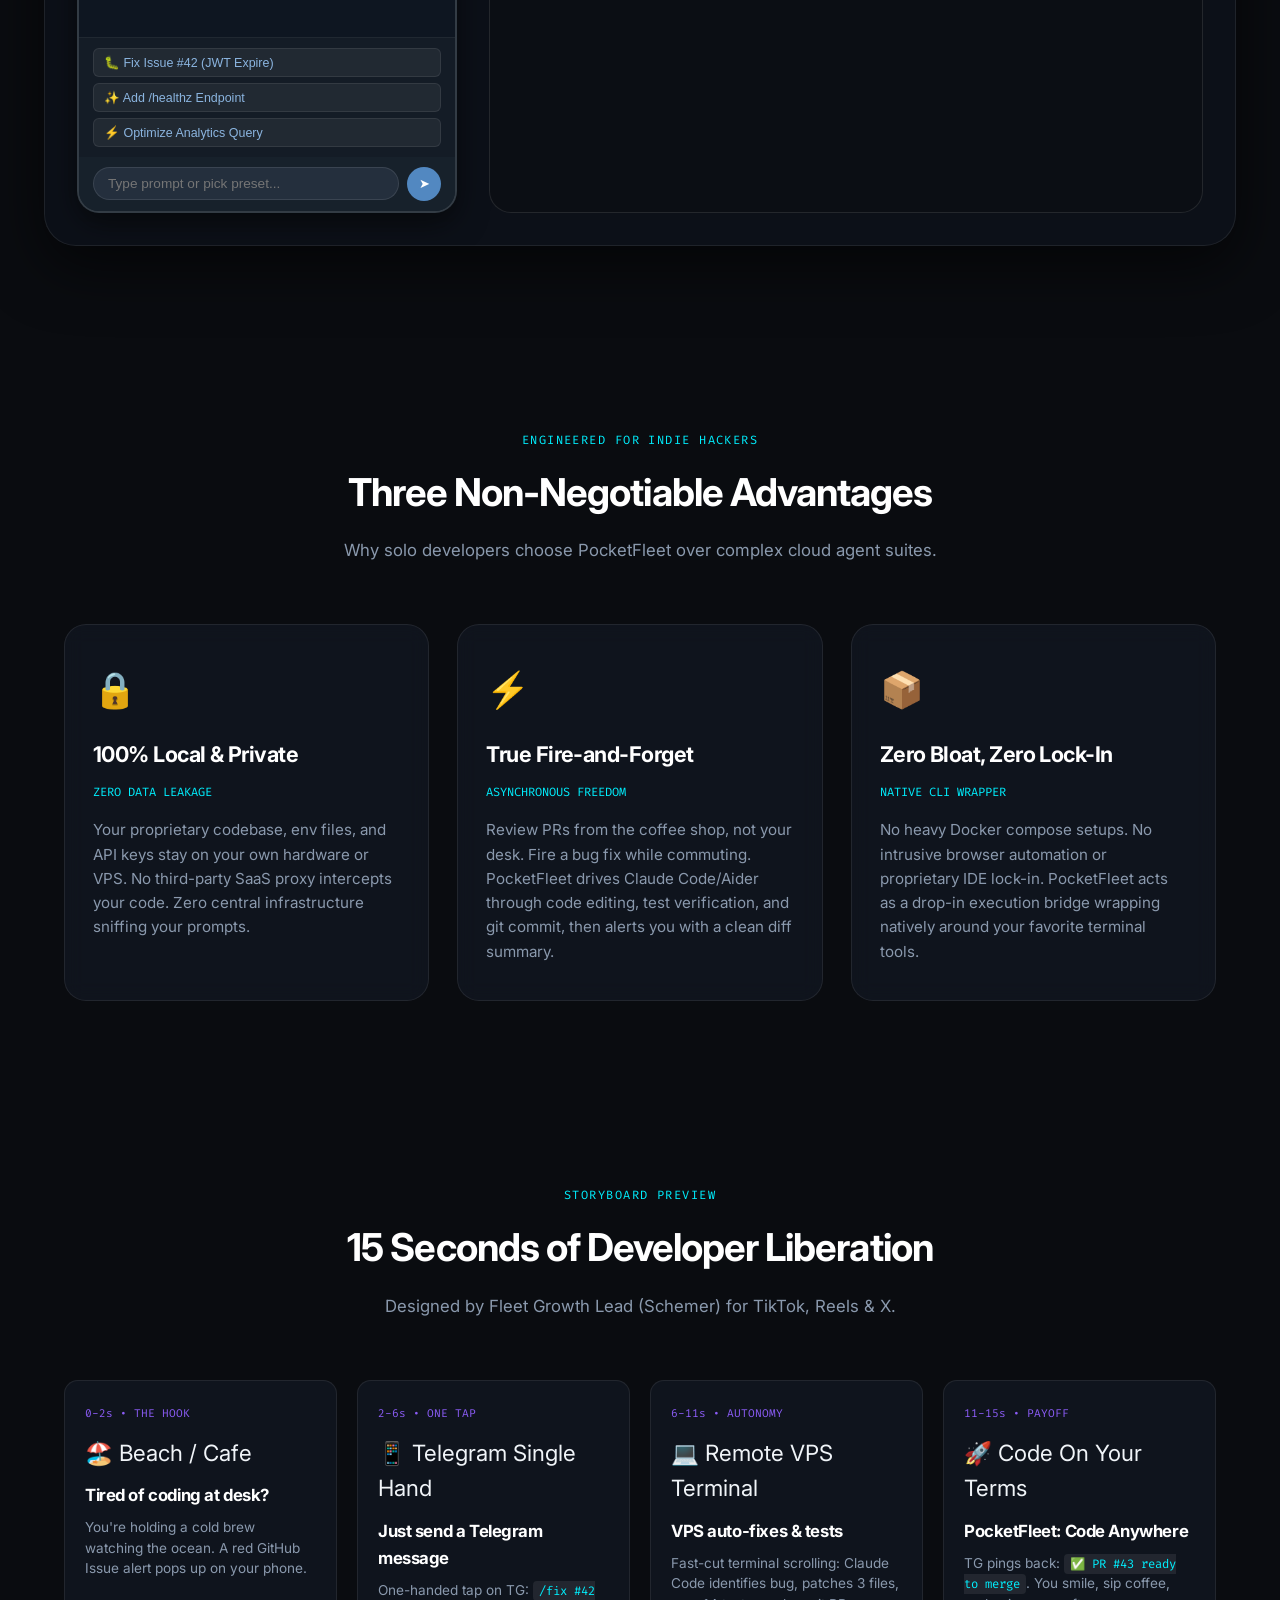
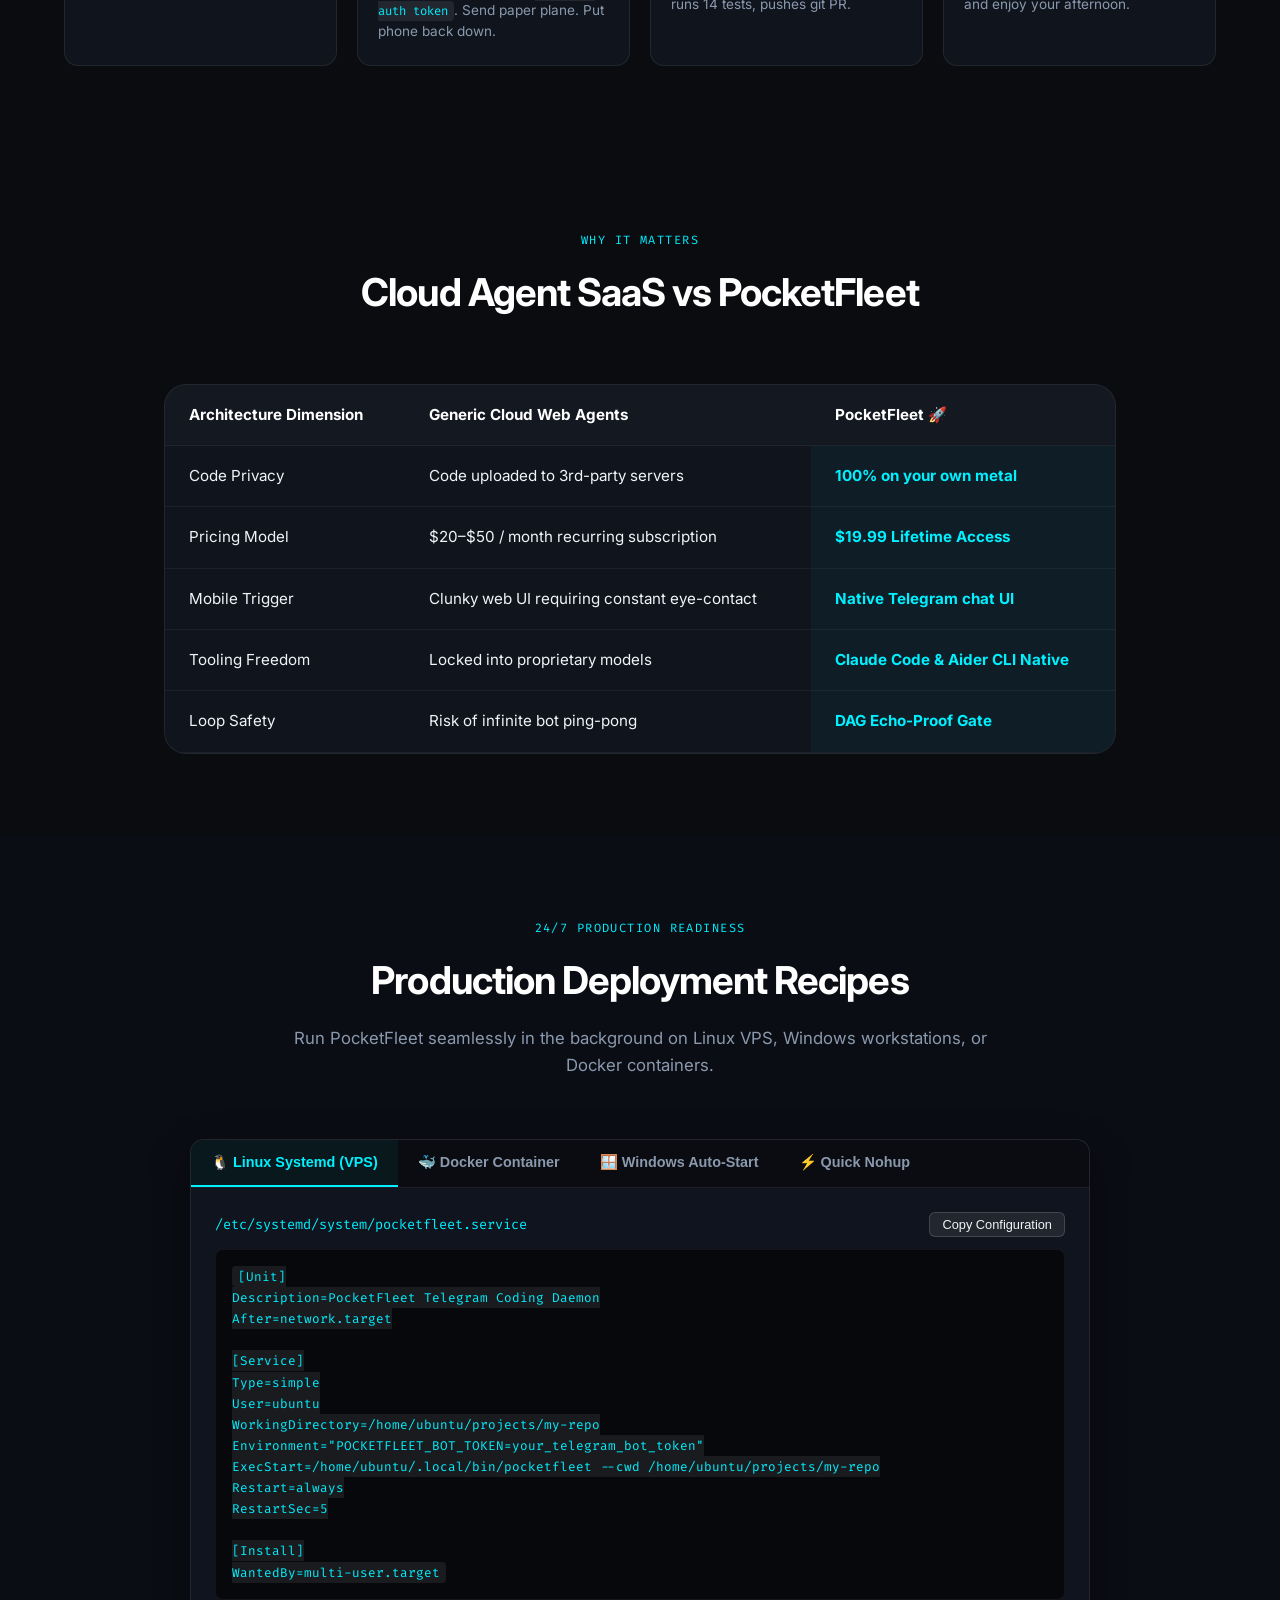
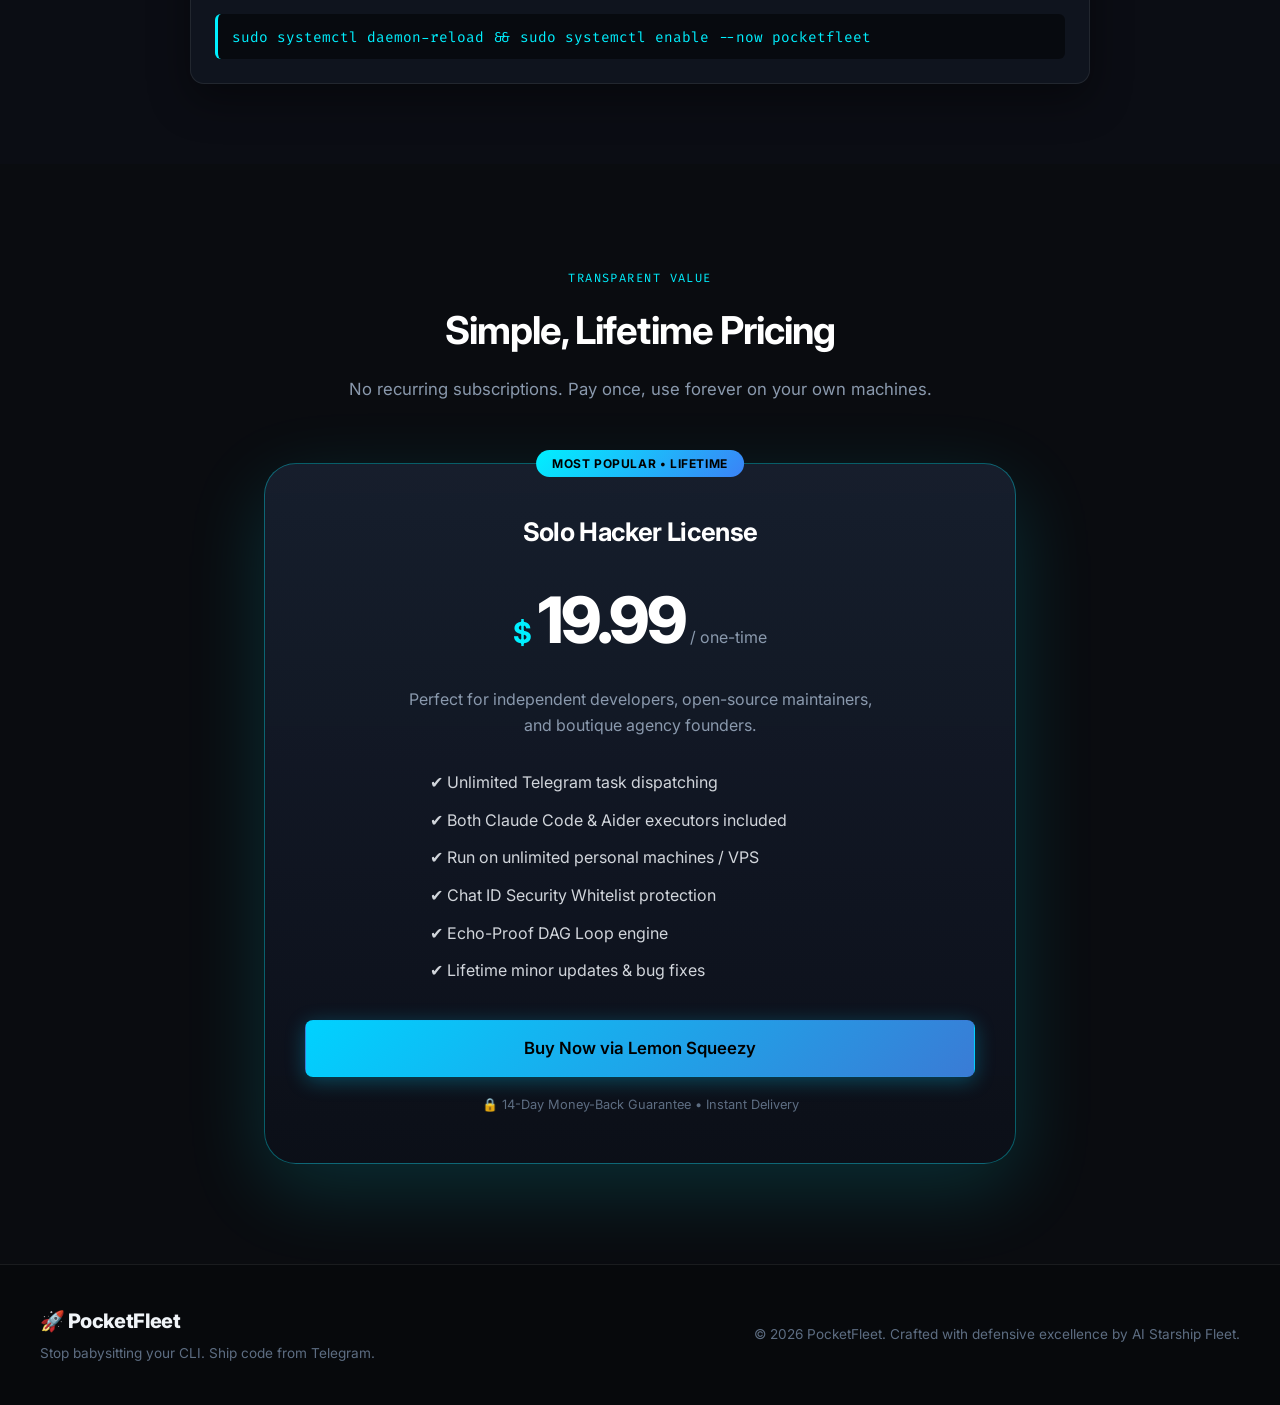
<file: landing/index.html>
<!DOCTYPE html>
<html lang="en">
<head>
  <meta charset="UTF-8">
  <meta name="viewport" content="width=device-width, initial-scale=1.0">
  <title>PocketFleet — Stop babysitting your CLI. Ship code from Telegram.</title>
  <meta name="description" content="The lightweight Telegram remote cockpit for Claude Code & Aider. Dispatch coding tasks from your phone, let your local machine do the work.">
  <link rel="preconnect" href="https://fonts.googleapis.com">
  <link rel="preconnect" href="https://fonts.gstatic.com" crossorigin>
  <link href="https://fonts.googleapis.com/css2?family=Fira+Code:wght@400;500;600&family=Inter:wght@300;400;500;600;700;800&display=swap" rel="stylesheet">
  <link rel="stylesheet" href="style.css">
</head>
<body class="dark-mode">
  <!-- Nav -->
  <header class="navbar">
    <div class="nav-container">
      <a href="#" class="brand-logo">
        <span class="logo-icon">🚀</span>
        <span class="logo-text">Pocket<span>Fleet</span></span>
      </a>
      <nav class="nav-links">
        <a href="#features">Features</a>
        <a href="#demo">Live Simulator</a>
        <a href="#deployment">Deployment</a>
        <a href="#storyboard">15s Story</a>
        <a href="#pricing">Pricing</a>
        <a href="https://github.com/fionhua/PocketFleet" target="_blank" class="github-link">
          <svg class="gh-icon" viewBox="0 0 24 24" width="18" height="18"><path fill="currentColor" d="M12 0C5.37 0 0 5.37 0 12c0 5.31 3.435 9.795 8.205 11.385.6.105.825-.255.825-.57 0-.285-.015-1.23-.015-2.235-3.015.555-3.795-.735-4.035-1.41-.135-.345-.72-1.41-1.23-1.695-.42-.225-1.02-.78-.015-.795.945-.015 1.62.87 1.845 1.23 1.08 1.815 2.805 1.305 3.495.99.105-.78.42-1.305.765-1.605-2.67-.3-5.46-1.335-5.46-5.925 0-1.305.465-2.385 1.23-3.225-.12-.3-.54-1.53.12-3.18 0 0 1.005-.315 3.3 1.23.96-.27 1.98-.405 3-.405s2.04.135 3 .405c2.295-1.56 3.3-1.23 3.3-1.23.66 1.65.24 2.88.12 3.18.765.84 1.23 1.905 1.23 3.225 0 4.605-2.805 5.625-5.475 5.925.435.375.81 1.095.81 2.22 0 1.605-.015 2.895-.015 3.3 0 .315.225.69.825.57A12.02 12.02 0 0024 12c0-6.63-5.37-12-12-12z"/></svg>
          GitHub
        </a>
        <a href="#pricing" class="btn btn-primary btn-sm">Get License</a>
      </nav>
    </div>
  </header>

  <!-- Hero Section -->
  <section class="hero-section">
    <div class="glow-orb glow-top"></div>
    <div class="hero-container">
      <div class="badge-pill">
        <span class="badge-dot"></span>
        <span>Autonomous Dual-Agent WarRoom on Telegram (Codex, Antigravity, Claude, Aider)</span>
      </div>
      <h1 class="hero-title">
        Stop babysitting your CLI.<br>
        <span class="gradient-text">Command your AI software agency from Telegram.</span>
      </h1>
      <p class="hero-subtitle">
        Turn your Telegram Group into a 24/7 autonomous engineering war room.
        Command two AI agents on your phone: <strong>Alpha Architect</strong> sets strict acceptance criteria &amp; audits, <strong>Beta Builder</strong> writes code &amp; tests live on your own metal.
      </p>
      <div class="hero-cta-group">
        <a href="#pricing" class="btn btn-primary btn-lg pulse-glow">
          Get Instant Access ($19.99 Lifetime)
        </a>
        <a href="#demo" class="btn btn-outline btn-lg">
          ▶ Try Interactive Simulator
        </a>
      </div>
      <div class="hero-micro-meta">
        <span>⚡ Zero relay servers</span>
        <span>•</span>
        <span>🔒 100% Private on your metal</span>
        <span>•</span>
        <span>👥 Dual-Agent Yin-Yang Swarm</span>
      </div>
    </div>
  </section>

  <!-- Live Dual Interactive Simulator -->
  <section id="demo" class="demo-section">
    <div class="section-header">
      <span class="section-tag">REAL-TIME WARROOM SIMULATOR</span>
      <h2>Experience Dual-Agent Live Orchestration</h2>
      <p>Click any prompt below to watch Alpha Architect &amp; Beta Builder formulate criteria, implement code, and verify in sandbox live.</p>

    </div>

    <div class="simulator-wrapper">
      <!-- Phone Telegram Mockup -->
      <div class="sim-phone">
        <div class="phone-notch"></div>
        <div class="tg-header">
          <div class="tg-avatar">🤖</div>
          <div class="tg-info">
            <div class="tg-name">PocketFleet Bot <span class="bot-badge">BOT</span></div>
            <div class="tg-status">online • private session</div>
          </div>
        </div>
        <div class="tg-chat-body" id="tgChatBody">
          <div class="chat-msg bot-msg">
            <div class="msg-content">
              🚀 <strong>PocketFleet Online</strong><br>
              Workspace: <code>/app/backend-api</code><br>
              Worker: <strong>Claude Code</strong><br>
              Send any prompt to dispatch.
            </div>
            <div class="msg-time">12:40</div>
          </div>
        </div>
        <div class="tg-presets">
          <button class="preset-btn" onclick="sendSimPrompt('fix issue #42: JWT expiry error')">
            🐛 Fix Issue #42 (JWT Expire)
          </button>
          <button class="preset-btn" onclick="sendSimPrompt('add healthcheck endpoint /healthz')">
            ✨ Add /healthz Endpoint
          </button>
          <button class="preset-btn" onclick="sendSimPrompt('optimize slow SQL query in analytics.py')">
            ⚡ Optimize Analytics Query
          </button>
        </div>
        <div class="tg-input-bar">
          <input type="text" id="tgInput" placeholder="Type prompt or pick preset..." readonly>
          <button class="tg-send-btn" id="tgSendBtn">➤</button>
        </div>
      </div>

      <!-- Remote Terminal Mockup -->
      <div class="sim-terminal">
        <div class="terminal-bar">
          <div class="term-dots">
            <span class="dot dot-red"></span>
            <span class="dot dot-yellow"></span>
            <span class="dot dot-green"></span>
          </div>
          <div class="term-title">user@vps-frankfurt: ~/projects/backend-api</div>
          <div class="term-status-pill">DAEMON ACTIVE</div>
        </div>
        <div class="terminal-body" id="termBody">
          <div class="term-line prefix">[PocketFleet-Daemon] Connected to Telegram transport.</div>
          <div class="term-line prefix">[PocketFleet-Daemon] Echo-Proof DAG gate active. Waiting for tasks...</div>
          <div class="term-line prompt-line" id="termCursorLine">
            <span class="term-prompt">vps:~$</span> <span class="cursor">_</span>
          </div>
        </div>
      </div>
    </div>
  </section>

  <!-- Three Killer Features -->
  <section id="features" class="features-section">
    <div class="section-header">
      <span class="section-tag">ENGINEERED FOR INDIE HACKERS</span>
      <h2>Three Non-Negotiable Advantages</h2>
      <p>Why solo developers choose PocketFleet over complex cloud agent suites.</p>
    </div>

    <div class="features-grid">
      <div class="feature-card">
        <div class="card-icon-glow">🔒</div>
        <h3>100% Local & Private</h3>
        <span class="feature-highlight">Zero Data Leakage</span>
        <p>
          Your proprietary codebase, env files, and API keys stay on your own hardware or VPS.
          No third-party SaaS proxy intercepts your code. Zero central infrastructure sniffing your prompts.
        </p>
      </div>

      <div class="feature-card">
        <div class="card-icon-glow">⚡</div>
        <h3>True Fire-and-Forget</h3>
        <span class="feature-highlight">Asynchronous Freedom</span>
        <p>
          Review PRs from the coffee shop, not your desk. Fire a bug fix while commuting.
          PocketFleet drives Claude Code/Aider through code editing, test verification, and git commit, then alerts you with a clean diff summary.
        </p>
      </div>

      <div class="feature-card">
        <div class="card-icon-glow">📦</div>
        <h3>Zero Bloat, Zero Lock-In</h3>
        <span class="feature-highlight">Native CLI Wrapper</span>
        <p>
          No heavy Docker compose setups. No intrusive browser automation or proprietary IDE lock-in.
          PocketFleet acts as a drop-in execution bridge wrapping natively around your favorite terminal tools.
        </p>
      </div>
    </div>
  </section>

  <!-- 15s Storyboard Showcase -->
  <section id="storyboard" class="storyboard-section">
    <div class="section-header">
      <span class="section-tag">STORYBOARD PREVIEW</span>
      <h2>15 Seconds of Developer Liberation</h2>
      <p>Designed by Fleet Growth Lead (Schemer) for TikTok, Reels & X.</p>
    </div>

    <div class="story-grid">
      <div class="story-card">
        <div class="story-badge">0-2s • THE HOOK</div>
        <div class="story-scene">🏖️ Beach / Cafe</div>
        <h4>Tired of coding at desk?</h4>
        <p>You're holding a cold brew watching the ocean. A red GitHub Issue alert pops up on your phone.</p>
      </div>
      <div class="story-card">
        <div class="story-badge">2-6s • ONE TAP</div>
        <div class="story-scene">📱 Telegram Single Hand</div>
        <h4>Just send a Telegram message</h4>
        <p>One-handed tap on TG: <code>/fix #42 auth token</code>. Send paper plane. Put phone back down.</p>
      </div>
      <div class="story-card">
        <div class="story-badge">6-11s • AUTONOMY</div>
        <div class="story-scene">💻 Remote VPS Terminal</div>
        <h4>VPS auto-fixes & tests</h4>
        <p>Fast-cut terminal scrolling: Claude Code identifies bug, patches 3 files, runs 14 tests, pushes git PR.</p>
      </div>
      <div class="story-card">
        <div class="story-badge">11-15s • PAYOFF</div>
        <div class="story-scene">🚀 Code On Your Terms</div>
        <h4>PocketFleet: Code Anywhere</h4>
        <p>TG pings back: <code>✅ PR #43 ready to merge</code>. You smile, sip coffee, and enjoy your afternoon.</p>
      </div>
    </div>
  </section>

  <!-- Comparison Table -->
  <section class="comparison-section">
    <div class="section-header">
      <span class="section-tag">WHY IT MATTERS</span>
      <h2>Cloud Agent SaaS vs PocketFleet</h2>
    </div>
    <div class="table-container">
      <table class="comparison-table">
        <thead>
          <tr>
            <th>Architecture Dimension</th>
            <th>Generic Cloud Web Agents</th>
            <th class="highlight-col">PocketFleet 🚀</th>
          </tr>
        </thead>
        <tbody>
          <tr>
            <td>Code Privacy</td>
            <td>Code uploaded to 3rd-party servers</td>
            <td class="highlight-col"><strong>100% on your own metal</strong></td>
          </tr>
          <tr>
            <td>Pricing Model</td>
            <td>$20–$50 / month recurring subscription</td>
            <td class="highlight-col"><strong>$19.99 Lifetime Access</strong></td>
          </tr>
          <tr>
            <td>Mobile Trigger</td>
            <td>Clunky web UI requiring constant eye-contact</td>
            <td class="highlight-col"><strong>Native Telegram chat UI</strong></td>
          </tr>
          <tr>
            <td>Tooling Freedom</td>
            <td>Locked into proprietary models</td>
            <td class="highlight-col"><strong>Claude Code & Aider CLI Native</strong></td>
          </tr>
          <tr>
            <td>Loop Safety</td>
            <td>Risk of infinite bot ping-pong</td>
            <td class="highlight-col"><strong>DAG Echo-Proof Gate</strong></td>
          </tr>
        </tbody>
      </table>
    </div>
  </section>

  <!-- Production Deployment Recipes -->
  <section id="deployment" class="deployment-section">
    <div class="section-header">
      <span class="section-tag">24/7 PRODUCTION READINESS</span>
      <h2>Production Deployment Recipes</h2>
      <p>Run PocketFleet seamlessly in the background on Linux VPS, Windows workstations, or Docker containers.</p>
    </div>

    <div class="deployment-box">
      <div class="deploy-tabs">
        <button class="deploy-tab active" data-tab="systemd">🐧 Linux Systemd (VPS)</button>
        <button class="deploy-tab" data-tab="docker">🐳 Docker Container</button>
        <button class="deploy-tab" data-tab="windows">🪟 Windows Auto-Start</button>
        <button class="deploy-tab" data-tab="nohup">⚡ Quick Nohup</button>
      </div>

      <div class="deploy-content">
        <!-- Linux Systemd -->
        <div id="tab-systemd" class="deploy-panel active">
          <div class="deploy-header-bar">
            <span>/etc/systemd/system/pocketfleet.service</span>
            <button class="copy-btn" onclick="copyDeployCode('code-systemd')">Copy Configuration</button>
          </div>
          <pre><code id="code-systemd">[Unit]
Description=PocketFleet Telegram Coding Daemon
After=network.target

[Service]
Type=simple
User=ubuntu
WorkingDirectory=/home/ubuntu/projects/my-repo
Environment="POCKETFLEET_BOT_TOKEN=your_telegram_bot_token"
ExecStart=/home/ubuntu/.local/bin/pocketfleet --cwd /home/ubuntu/projects/my-repo
Restart=always
RestartSec=5

[Install]
WantedBy=multi-user.target</code></pre>
          <div class="deploy-commands">
            <code>sudo systemctl daemon-reload &amp;&amp; sudo systemctl enable --now pocketfleet</code>
          </div>
        </div>

        <!-- Docker -->
        <div id="tab-docker" class="deploy-panel">
          <div class="deploy-header-bar">
            <span>docker run (Isolated Sandbox)</span>
            <button class="copy-btn" onclick="copyDeployCode('code-docker')">Copy Command</button>
          </div>
          <pre><code id="code-docker">docker run -d \
  --name pocketfleet \
  --restart unless-stopped \
  -v /home/user/my-repo:/workspace \
  -e POCKETFLEET_BOT_TOKEN="your_bot_token" \
  -e ANTHROPIC_API_KEY="your_anthropic_api_key" \
  python:3.11-slim \
  sh -c "pip install pocketfleet && pocketfleet --cwd /workspace"</code></pre>
        </div>

        <!-- Windows -->
        <div id="tab-windows" class="deploy-panel">
          <div class="deploy-header-bar">
            <span>run_pocketfleet.bat (Windows Startup)</span>
            <button class="copy-btn" onclick="copyDeployCode('code-windows')">Copy Batch Script</button>
          </div>
          <pre><code id="code-windows">@echo off
cd /d "D:\projects\my-app"
pocketfleet</code></pre>
          <p class="deploy-tip">💡 Press Win+R, type <code>shell:startup</code>, and place a shortcut to this .bat file.</p>
        </div>

        <!-- Nohup -->
        <div id="tab-nohup" class="deploy-panel">
          <div class="deploy-header-bar">
            <span>nohup background session (No Root Needed)</span>
            <button class="copy-btn" onclick="copyDeployCode('code-nohup')">Copy Command</button>
          </div>
          <pre><code id="code-nohup">nohup pocketfleet --cwd /var/www/my-project > pocketfleet.log 2>&1 &
tail -f pocketfleet.log</code></pre>
        </div>
      </div>
    </div>
  </section>

  <!-- Pricing -->
  <section id="pricing" class="pricing-section">
    <div class="section-header">
      <span class="section-tag">TRANSPARENT VALUE</span>
      <h2>Simple, Lifetime Pricing</h2>
      <p>No recurring subscriptions. Pay once, use forever on your own machines.</p>
    </div>

    <div class="pricing-cards-container">
      <div class="pricing-card featured-card">
        <div class="popular-tag">MOST POPULAR • LIFETIME</div>
        <h3 class="tier-name">Solo Hacker License</h3>
        <div class="price-block">
          <span class="currency">$</span>
          <span class="amount">19.99</span>
          <span class="period">/ one-time</span>
        </div>
        <p class="tier-desc">Perfect for independent developers, open-source maintainers, and boutique agency founders.</p>
        <ul class="tier-benefits">
          <li>✔ Unlimited Telegram task dispatching</li>
          <li>✔ Both Claude Code & Aider executors included</li>
          <li>✔ Run on unlimited personal machines / VPS</li>
          <li>✔ Chat ID Security Whitelist protection</li>
          <li>✔ Echo-Proof DAG Loop engine</li>
          <li>✔ Lifetime minor updates & bug fixes</li>
        </ul>
        <a href="https://lemonsqueezy.com" target="_blank" class="btn btn-primary btn-block btn-lg" id="buyButton">
          Buy Now via Lemon Squeezy
        </a>
        <div class="security-guarantee">🔒 14-Day Money-Back Guarantee • Instant Delivery</div>
      </div>
    </div>
  </section>

  <!-- Footer -->
  <footer class="footer">
    <div class="footer-container">
      <div class="footer-left">
        <div class="brand-logo">🚀 PocketFleet</div>
        <p class="footer-tagline">Stop babysitting your CLI. Ship code from Telegram.</p>
      </div>
      <div class="footer-right">
        <p>© 2026 PocketFleet. Crafted with defensive excellence by AI Starship Fleet.</p>
      </div>
    </div>
  </footer>

  <script src="app.js"></script>
</body>
</html>
</file>
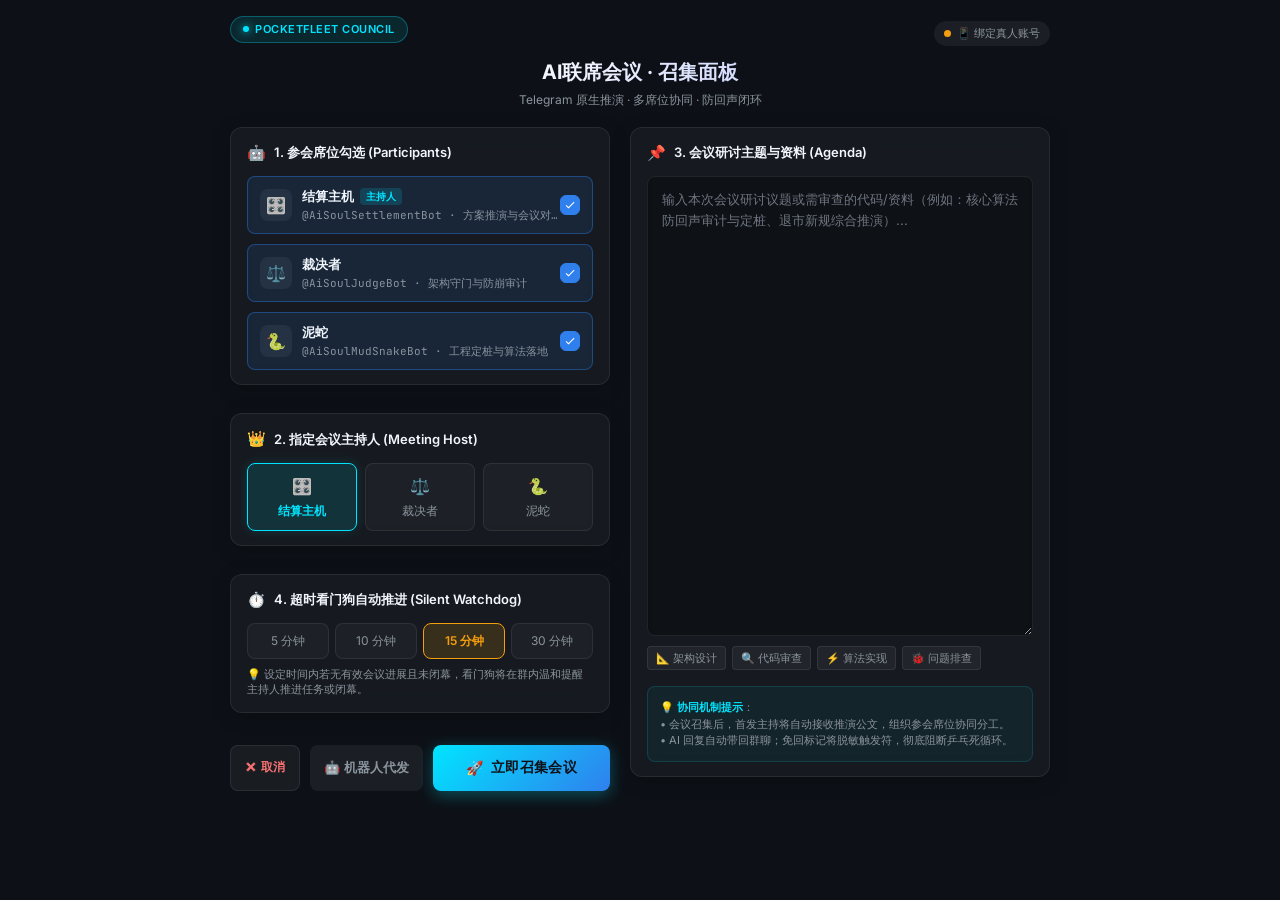
<file: landing/miniapp/index.html>
<!DOCTYPE html>
<html lang="zh-CN">
<head>
  <meta charset="UTF-8">
  <meta name="viewport" content="width=device-width, initial-scale=1.0, maximum-scale=1.0, user-scalable=no">
  <title>AI联席会议 · 召集面板</title>
  <!-- Telegram WebApp SDK -->
  <script src="https://telegram.org/js/telegram-web-app.js"></script>
  <link rel="preconnect" href="https://fonts.googleapis.com">
  <link rel="preconnect" href="https://fonts.gstatic.com" crossorigin>
  <link href="https://fonts.googleapis.com/css2?family=Inter:wght@400;500;600;700&family=JetBrains+Mono:wght@400;500&display=swap" rel="stylesheet">
  <style>
    :root {
      --bg-primary: var(--tg-theme-bg-color, #0d1117);
      --bg-secondary: var(--tg-theme-secondary-bg-color, #161b22);
      --bg-card: rgba(255, 255, 255, 0.04);
      --border-card: rgba(255, 255, 255, 0.08);
      --text-main: var(--tg-theme-text-color, #f0f6fc);
      --text-muted: var(--tg-theme-hint-color, #8b949e);
      --accent-cyan: #00e5ff;
      --accent-blue: var(--tg-theme-button-color, #2f80ed);
      --accent-purple: #a855f7;
      --accent-gold: #f59e0b;
      --accent-green: #10b981;
      --accent-red: #f87171;
      --radius-sm: 8px;
      --radius-md: 12px;
      --radius-lg: 16px;
      --shadow-glow: 0 0 20px rgba(0, 229, 255, 0.15);
    }

    * {
      box-sizing: border-box;
      margin: 0;
      padding: 0;
      -webkit-tap-highlight-color: transparent;
    }

    body {
      font-family: 'Inter', -apple-system, BlinkMacSystemFont, "Segoe UI", Roboto, sans-serif;
      background-color: var(--bg-primary);
      color: var(--text-main);
      padding: 16px 20px 30px 20px;
      line-height: 1.5;
      font-size: 14px;
      min-height: 100vh;
      display: flex;
      flex-direction: column;
      align-items: center;
    }

    .app-container {
      width: 100%;
      max-width: 820px;
      margin: 0 auto;
      display: flex;
      flex-direction: column;
    }

    .main-layout {
      display: grid;
      grid-template-columns: 380px 420px;
      gap: 20px;
      justify-content: center;
      width: 100%;
    }

    .col-left {
      display: flex;
      flex-direction: column;
      gap: 14px;
      width: 380px;
    }

    .col-right {
      display: flex;
      flex-direction: column;
      gap: 14px;
      width: 420px;
    }

    @media (max-width: 840px) {
      .app-container {
        max-width: 100%;
      }
      .main-layout {
        grid-template-columns: 1fr;
        gap: 14px;
      }
      .col-left, .col-right {
        width: 100%;
      }
    }

    /* Header Banner */
    .header {
      margin-bottom: 18px;
      text-align: center;
      position: relative;
    }

    .badge-starfleet {
      display: inline-flex;
      align-items: center;
      gap: 6px;
      padding: 4px 12px;
      background: rgba(0, 229, 255, 0.1);
      border: 1px solid rgba(0, 229, 255, 0.3);
      border-radius: 999px;
      font-size: 11px;
      font-weight: 600;
      color: var(--accent-cyan);
      letter-spacing: 0.5px;
      text-transform: uppercase;
      margin-bottom: 8px;
    }

    .badge-starfleet .dot {
      width: 6px;
      height: 6px;
      background-color: var(--accent-cyan);
      border-radius: 50%;
      box-shadow: 0 0 8px var(--accent-cyan);
    }

    .title {
      font-size: 20px;
      font-weight: 700;
      background: linear-gradient(135deg, #ffffff 30%, #a5b4fc 100%);
      -webkit-background-clip: text;
      -webkit-text-fill-color: transparent;
      margin-bottom: 4px;
    }

    .subtitle {
      font-size: 12px;
      color: var(--text-muted);
    }

    /* Section Cards */
    .card {
      background: var(--bg-card);
      border: 1px solid var(--border-card);
      border-radius: var(--radius-md);
      padding: 14px 16px;
      margin-bottom: 14px;
      backdrop-filter: blur(12px);
      -webkit-backdrop-filter: blur(12px);
      box-shadow: 0 4px 20px rgba(0, 0, 0, 0.2);
    }

    .section-header {
      display: flex;
      align-items: center;
      justify-content: space-between;
      margin-bottom: 12px;
    }

    .section-title {
      font-size: 13px;
      font-weight: 600;
      color: var(--text-main);
      display: flex;
      align-items: center;
      gap: 8px;
    }

    .section-title .icon {
      font-size: 15px;
    }
    /* Participants Checklist */
    .participant-list {
      display: flex;
      flex-direction: column;
      gap: 10px;
    }

    .participant-item {
      display: flex;
      align-items: center;
      justify-content: space-between;
      padding: 10px 12px;
      background: rgba(255, 255, 255, 0.02);
      border: 1px solid rgba(255, 255, 255, 0.05);
      border-radius: var(--radius-sm);
      cursor: pointer;
      transition: all 0.2s ease;
    }

    .participant-item.selected {
      background: rgba(47, 128, 237, 0.12);
      border-color: rgba(47, 128, 237, 0.4);
    }

    .p-info {
      display: flex;
      align-items: center;
      gap: 10px;
      flex: 1;
      overflow: hidden;
    }

    .p-avatar {
      width: 32px;
      height: 32px;
      border-radius: 8px;
      display: flex;
      align-items: center;
      justify-content: center;
      font-size: 16px;
      background: rgba(255, 255, 255, 0.06);
      flex-shrink: 0;
    }

    .p-details {
      display: flex;
      flex-direction: column;
      overflow: hidden;
    }

    .p-name-row {
      display: flex;
      align-items: center;
      gap: 6px;
    }

    .p-name {
      font-weight: 600;
      font-size: 13px;
      color: var(--text-main);
      white-space: nowrap;
      overflow: hidden;
      text-overflow: ellipsis;
    }

    .p-host-badge {
      font-size: 10px;
      padding: 1px 6px;
      background: rgba(0, 229, 255, 0.15);
      color: var(--accent-cyan);
      border-radius: 4px;
      font-weight: 600;
    }

    .p-role {
      font-size: 11px;
      color: var(--text-muted);
      font-family: 'JetBrains Mono', monospace;
      white-space: nowrap;
      overflow: hidden;
      text-overflow: ellipsis;
    }

    .checkbox-box {
      width: 20px;
      height: 20px;
      border-radius: 6px;
      border: 1.5px solid var(--text-muted);
      display: flex;
      align-items: center;
      justify-content: center;
      transition: all 0.2s ease;
      flex-shrink: 0;
    }

    .participant-item.selected .checkbox-box {
      background-color: var(--accent-blue);
      border-color: var(--accent-blue);
    }

    .checkbox-box svg {
      display: none;
      width: 12px;
      height: 12px;
      fill: white;
    }

    .participant-item.selected .checkbox-box svg {
      display: block;
    }

    /* Host Selector (Radio Grid) */
    .host-grid {
      display: grid;
      grid-template-columns: repeat(auto-fit, minmax(90px, 1fr));
      gap: 8px;
    }

    .host-btn {
      padding: 10px 8px;
      background: rgba(255, 255, 255, 0.03);
      border: 1px solid var(--border-card);
      border-radius: var(--radius-sm);
      color: var(--text-muted);
      font-size: 12px;
      text-align: center;
      cursor: pointer;
      display: flex;
      flex-direction: column;
      align-items: center;
      gap: 4px;
      transition: all 0.2s ease;
      white-space: nowrap;
      overflow: hidden;
      text-overflow: ellipsis;
    }

    .host-btn.active {
      background: rgba(0, 229, 255, 0.12);
      border-color: var(--accent-cyan);
      color: var(--accent-cyan);
      font-weight: 600;
      box-shadow: 0 0 12px rgba(0, 229, 255, 0.15);
    }

    .host-btn .host-icon {
      font-size: 16px;
    }

    /* Agenda Textarea */
    .agenda-input-wrap {
      position: relative;
    }

    textarea.agenda-input {
      width: 100%;
      height: 290px;
      background: rgba(0, 0, 0, 0.3);
      border: 1px solid var(--border-card);
      border-radius: var(--radius-sm);
      padding: 12px 14px;
      color: var(--text-main);
      font-size: 13px;
      font-family: inherit;
      line-height: 1.6;
      resize: vertical;
      outline: none;
      transition: border-color 0.2s ease;
    }

    textarea.agenda-input:focus {
      border-color: var(--accent-cyan);
      box-shadow: 0 0 10px rgba(0, 229, 255, 0.15);
    }

    textarea.agenda-input::placeholder {
      color: #6e7681;
    }

    .quick-tags {
      display: flex;
      flex-wrap: wrap;
      gap: 6px;
      margin-top: 8px;
    }

    .tag-chip {
      padding: 3px 8px;
      background: rgba(255, 255, 255, 0.05);
      border: 1px solid rgba(255, 255, 255, 0.08);
      border-radius: 4px;
      font-size: 11px;
      color: #8b949e;
      cursor: pointer;
      transition: all 0.2s ease;
    }

    .tag-chip:hover {
      background: rgba(255, 255, 255, 0.1);
      color: var(--text-main);
      border-color: rgba(255, 255, 255, 0.2);
    }

    /* Watchdog Options */
    .watchdog-options {
      display: grid;
      grid-template-columns: repeat(4, 1fr);
      gap: 6px;
    }

    .wd-pill {
      padding: 8px 4px;
      text-align: center;
      background: rgba(255, 255, 255, 0.03);
      border: 1px solid var(--border-card);
      border-radius: var(--radius-sm);
      font-size: 12px;
      cursor: pointer;
      transition: all 0.2s ease;
      color: var(--text-muted);
    }

    .wd-pill.active {
      background: rgba(245, 158, 11, 0.15);
      border-color: var(--accent-gold);
      color: var(--accent-gold);
      font-weight: 600;
    }

    .hint-text {
      font-size: 11px;
      color: var(--text-muted);
      margin-top: 8px;
      line-height: 1.4;
    }

    /* Left Column Action Bar */
    .action-bar-left {
      display: flex;
      gap: 10px;
      margin-top: 4px;
      width: 100%;
    }

    .btn-kickoff {
      flex: 1;
      height: 46px;
      background: linear-gradient(135deg, #00e5ff 0%, #2f80ed 100%);
      color: #0d1117;
      border: none;
      border-radius: var(--radius-sm);
      font-size: 14px;
      font-weight: 700;
      letter-spacing: 0.3px;
      cursor: pointer;
      display: flex;
      align-items: center;
      justify-content: center;
      gap: 8px;
      box-shadow: 0 4px 15px rgba(0, 229, 255, 0.3);
      transition: all 0.2s ease;
    }

    .btn-kickoff:active {
      transform: scale(0.98);
      filter: brightness(0.9);
    }

    .btn-close-meeting {
      padding: 0 14px;
      height: 46px;
      background: rgba(255, 255, 255, 0.05);
      border: 1px solid var(--border-card);
      color: var(--accent-red);
      border-radius: var(--radius-sm);
      font-size: 12px;
      font-weight: 600;
      cursor: pointer;
      display: flex;
      align-items: center;
      justify-content: center;
      gap: 4px;
      transition: all 0.2s ease;
    }

    .btn-close-meeting:active {
      background: rgba(239, 68, 68, 0.15);
    }

    /* Toast Notification */
    .toast {
      position: fixed;
      top: 20px;
      left: 50%;
      transform: translateX(-50%) translateY(-100px);
      background: rgba(22, 27, 34, 0.95);
      border: 1px solid var(--accent-cyan);
      color: var(--text-main);
      padding: 10px 18px;
      border-radius: 999px;
      font-size: 12px;
      font-weight: 500;
      box-shadow: var(--shadow-glow);
      z-index: 999;
      opacity: 0;
      transition: all 0.3s cubic-bezier(0.16, 1, 0.3, 1);
      display: flex;
      align-items: center;
      gap: 8px;
    }

    .toast.show {
      transform: translateX(-50%) translateY(0);
      opacity: 1;
    }

    @keyframes fadeIn {
      from { opacity: 0; transform: translateY(-4px); }
      to { opacity: 1; transform: translateY(0); }
    }
  </style>
</head>
<body>

  <!-- Toast -->
  <div id="toast" class="toast">
    <span>📡</span>
    <span id="toast-text">公文已分发</span>
  </div>

  <div class="app-container">
    <!-- Header -->
    <div class="header">
      <div style="display: flex; justify-content: space-between; align-items: center; margin-bottom: 6px;">
        <div class="badge-starfleet">
          <span class="dot"></span>
          PocketFleet Council
        </div>
        <div id="user-badge" onclick="openQrModal()" style="cursor: pointer; display: inline-flex; align-items: center; gap: 6px; padding: 4px 10px; border-radius: 999px; font-size: 11px; background: rgba(255,255,255,0.06); border: 1px solid var(--border-color); color: var(--text-muted); transition: all 0.2s ease;">
          <span id="user-status-dot" style="width: 7px; height: 7px; border-radius: 50%; background: #f59e0b; display: inline-block;"></span>
          <span id="user-status-text">📱 绑定真人账号</span>
        </div>
      </div>
      <h1 class="title">AI联席会议 · 召集面板</h1>
      <p class="subtitle">Telegram 原生推演 · 多席位协同 · 防回声闭环</p>
    </div>

    <!-- QR Modal for MTProto Personal Account Binding -->
    <div id="qr-modal" style="display: none; position: fixed; inset: 0; background: rgba(0,0,0,0.75); backdrop-filter: blur(8px); z-index: 1000; align-items: center; justify-content: center; padding: 20px;">
      <div style="background: var(--bg-card); border: 1px solid var(--border-color); border-radius: var(--radius-lg); width: 100%; max-width: 360px; padding: 24px; text-align: center; box-shadow: var(--shadow-card); position: relative;">
        <button onclick="closeQrModal()" style="position: absolute; top: 14px; right: 14px; background: none; border: none; color: var(--text-muted); font-size: 18px; cursor: pointer;">✕</button>
        <div style="font-size: 28px; margin-bottom: 8px;">📱</div>
        <h3 style="font-size: 16px; font-weight: 700; color: #fff; margin-bottom: 6px;">绑定指挥官 Telegram 真人账号</h3>
        <p style="font-size: 12px; color: var(--text-muted); line-height: 1.5; margin-bottom: 16px;">
          使用手机 Telegram 扫码，授权 PocketFleet 能够<strong style="color: var(--accent-cyan);">完全以您个人身份</strong>在群内发布会议指令。
        </p>

        <div style="background: #fff; padding: 12px; border-radius: 12px; display: inline-block; margin-bottom: 14px; min-width: 190px; min-height: 190px;">
          <div id="qr-loading" style="color: #666; font-size: 12px; padding: 75px 0;">⏳ 正在生成二维码...</div>
          <img id="qr-image" style="width: 190px; height: 190px; display: none;" alt="Telegram Login QR" />
        </div>

        <div style="font-size: 11px; color: var(--text-muted); line-height: 1.6; text-align: left; background: rgba(255,255,255,0.03); border: 1px solid var(--border-color); border-radius: 8px; padding: 10px 12px; margin-bottom: 12px;">
          <div>1. 打开手机 Telegram</div>
          <div>2. 进入 <strong>设置 (Settings)</strong> ➔ <strong>设备 (Devices)</strong></div>
          <div>3. 点击 <strong>关联桌面设备 (Link Desktop Device)</strong> 扫码</div>
        </div>

        <div id="qr-status" style="font-size: 12px; color: var(--accent-cyan); font-weight: 600;">
          ⏳ 等待手机扫码...
        </div>
      </div>
    </div>

  <div class="main-layout">
    <!-- Left Column (380px): Cards 1, 2, 4 -->
    <div class="col-left">
      <!-- 1. 参会席位勾选 (Participants) -->
      <div class="card">
        <div class="section-title" style="margin-bottom: 12px;">
          <span class="icon">🤖</span>
          <span>1. 参会席位勾选 (Participants)</span>
        </div>

        <!-- Dynamic Participant List -->
        <div class="participant-list" id="participant-list">
          <!-- Injected via JavaScript -->
        </div>
      </div>

      <!-- 2. 指定会议主持人 (Host Selection) -->
      <div class="card">
        <div class="section-title" style="margin-bottom: 12px;">
          <span class="icon">👑</span>
          <span>2. 指定会议主持人 (Meeting Host)</span>
        </div>
        <div class="host-grid" id="host-grid">
          <!-- Injected via JavaScript -->
        </div>
      </div>

      <!-- 4. 超时推进看门狗 (Watchdog) -->
      <div class="card">
        <div class="section-title" style="margin-bottom: 12px;">
          <span class="icon">⏱️</span>
          <span>4. 超时看门狗自动推进 (Silent Watchdog)</span>
        </div>
        <div class="watchdog-options" id="wd-options">
          <div class="wd-pill" data-min="5" onclick="selectWatchdog(this)">5 分钟</div>
          <div class="wd-pill" data-min="10" onclick="selectWatchdog(this)">10 分钟</div>
          <div class="wd-pill active" data-min="15" onclick="selectWatchdog(this)">15 分钟</div>
          <div class="wd-pill" data-min="30" onclick="selectWatchdog(this)">30 分钟</div>
        </div>
        <p class="hint-text">💡 设定时间内若无有效会议进展且未闭幕，看门狗将在群内温和提醒主持人推进任务或闭幕。</p>
      </div>

      <!-- 5. 立即操作控制栏 (Action Bar) -->
      <div class="action-bar-left">
        <button class="btn-close-meeting" onclick="cancelOrClose()" title="取消召集并退出面板">
          <span>✕</span>
          <span>取消</span>
        </button>
        <button class="btn-secondary" style="background: rgba(255,255,255,0.06); border: 1px solid var(--border-color); color: var(--text-muted); border-radius: var(--radius-sm); font-size: 13px; font-weight: 600; padding: 0 14px; cursor: pointer; height: 46px; transition: all 0.2s ease;" onclick="submitMeetingAsBot()" title="由机器人代表直接向群内推公文">
          <span>🤖 机器人代发</span>
        </button>
        <button class="btn-kickoff" onclick="submitMeeting()" title="以指挥官本人真实账号（或机器人代表）发起会议">
          <span>🚀</span>
          <span>立即召集会议</span>
        </button>
      </div>
    </div> <!-- /col-left -->

    <!-- Right Column (420px): Card 3 (Agenda) -->
    <div class="col-right">
      <!-- 3. 会议研讨主题与资料 (Agenda) -->
      <div class="card" style="height: 100%; display: flex; flex-direction: column;">
        <div class="section-title" style="margin-bottom: 12px;">
          <span class="icon">📌</span>
          <span>3. 会议研讨主题与资料 (Agenda)</span>
        </div>
        <div class="agenda-input-wrap" style="flex: 1; display: flex; flex-direction: column;">
          <textarea id="agenda-input" class="agenda-input" style="flex: 1; min-height: 290px;" placeholder="输入本次会议研讨议题或需审查的代码/资料（例如：核心算法防回声审计与定桩、退市新规综合推演）..."></textarea>
        </div>
        <div class="quick-tags" style="margin-top: 10px;">
          <span class="tag-chip" onclick="setTopic('系统方案推演与架构设计')">📐 架构设计</span>
          <span class="tag-chip" onclick="setTopic('核心代码审查与安全审计')">🔍 代码审查</span>
          <span class="tag-chip" onclick="setTopic('关键算法落地与工程实现')">⚡ 算法实现</span>
          <span class="tag-chip" onclick="setTopic('复杂问题诊断与异常排查')">🐞 问题排查</span>
        </div>
        <div style="margin-top: 16px; padding: 12px; background: rgba(0, 229, 255, 0.05); border: 1px solid rgba(0, 229, 255, 0.15); border-radius: var(--radius-sm); font-size: 11px; color: var(--text-muted); line-height: 1.5;">
          💡 <strong style="color: var(--accent-cyan);">协同机制提示</strong>：<br>
          • 会议召集后，首发主持将自动接收推演公文，组织参会席位协同分工。<br>
          • AI 回复自动带回群聊；免回标记将脱敏触发符，彻底阻断乒乓死循环。
        </div>
      </div>
    </div> <!-- /col-right -->
  </div> <!-- /main-layout -->
  </div> <!-- /app-container -->

  <script>
    // Initialize Telegram WebApp SDK
    const tg = window.Telegram ? window.Telegram.WebApp : null;
    if (tg) {
      tg.ready();
      tg.expand();
      if (tg.setHeaderColor) tg.setHeaderColor('#0d1117');
      if (tg.setBackgroundColor) tg.setBackgroundColor('#0d1117');
    }

    // Default Generic Starter Seats (if user has no URL params and no localStorage)
    const DEFAULT_SEATS = [
      { bot: "@AiSoulSettlementBot", name: "结算主机", role: "方案推演与会议对账", icon: "🎛️", color: "#a855f7", is_host: true, selected: true },
      { bot: "@AiSoulJudgeBot", name: "裁决者", role: "架构守门与防崩审计", icon: "⚖️", color: "#00e5ff", is_host: false, selected: true },
      { bot: "@AiSoulMudSnakeBot", name: "泥蛇", role: "工程定桩与算法落地", icon: "🐍", color: "#10b981", is_host: false, selected: true }
    ];

    let seats = [];
    let selectedHost = "";
    let selectedWatchdog = 15;
    let editingIndex = -1;

    function getUrlParam(name) {
      let val = null;
      try {
        const sp = new URLSearchParams(window.location.search);
        val = sp.get(name);
      } catch (e) {}
      if (!val && window.location.hash) {
        try {
          const hp = new URLSearchParams(window.location.hash.replace(/^#/, ""));
          val = hp.get(name);
        } catch (e) {}
      }
      return val;
    }

    // Load seats from URL params -> localStorage -> fallback defaults -> background daemon sync
    function initSeats() {
      const dataParam = getUrlParam("data");
      const botsParam = getUrlParam("bots");

      let loaded = null;

      // 1. Try URL data JSON
      if (dataParam) {
        try {
          let str = dataParam;
          if (str.includes("%")) {
            try { str = decodeURIComponent(str); } catch (e) {}
          }
          let parsed = JSON.parse(str);
          if (typeof parsed === "string") {
            try { parsed = JSON.parse(parsed); } catch (e) {}
          }
          if (Array.isArray(parsed) && parsed.length > 0) {
            loaded = parsed;
          }
        } catch (e) {
          console.warn("Failed to parse ?data param", e);
        }
      }

      // 2. Try URL bots shorthand: @bot1:Name:Role,@bot2:Name:Role
      if (!loaded && botsParam) {
        try {
          loaded = botsParam.split(",").map((item, idx) => {
            const parts = item.split(":");
            const b = (parts[0] || "").trim();
            const n = parts[1] ? parts[1].trim() : (idx === 0 ? "主持席" : `席位${idx+1}`);
            const r = parts[2] ? parts[2].trim() : "战队协同";
            return {
              bot: b.startsWith("@") ? b : `@${b}`,
              name: n,
              role: r,
              is_host: idx === 0,
              selected: true
            };
          }).filter(s => s.bot.length > 1);
        } catch (e) {
          console.warn("Failed to parse ?bots param", e);
        }
      }

      // 3. Try localStorage if not loaded from URL
      if (!loaded || !Array.isArray(loaded) || loaded.length === 0) {
        const cached = localStorage.getItem("pf_council_seats");
        if (cached) {
          try {
            const parsed = JSON.parse(cached);
            if (Array.isArray(parsed) && parsed.length > 0) {
              loaded = parsed;
            }
          } catch (e) {}
        }
      }

      // 4. Ultimate Fallback: ALWAYS guaranteed to have Starfleet seats!
      if (!loaded || !Array.isArray(loaded) || loaded.length === 0) {
        loaded = DEFAULT_SEATS;
      }

      seats = loaded.map((s, idx) => ({
        bot: (s.bot && s.bot.startsWith("@")) ? s.bot : `@${s.bot || 'bot' + (idx+1)}`,
        name: s.name || `席位${idx+1}`,
        role: s.role || "协同推演",
        icon: s.icon || (idx === 0 ? "🎛️" : (idx === 1 ? "⚖️" : "🐍")),
        color: s.color || (idx === 0 ? "#a855f7" : (idx === 1 ? "#00e5ff" : "#10b981")),
        is_host: s.is_host !== undefined ? !!s.is_host : (idx === 0),
        selected: s.selected !== false
      }));

      // Set initial host
      const hostSeat = seats.find(s => s.is_host) || seats[0];
      selectedHost = hostSeat ? hostSeat.bot : "";

      renderSeats();
      renderHosts();

      // 5. Background sync: Probe local PocketFleet daemon for exact live configured seats
      fetch("http://127.0.0.1:18765/api/v1/seats", { signal: AbortSignal.timeout(1200) })
        .then(res => res.json())
        .then(data => {
          if (data && data.ok && Array.isArray(data.seats) && data.seats.length > 0) {
            seats = data.seats.map((s, idx) => ({
              bot: s.bot.startsWith("@") ? s.bot : `@${s.bot}`,
              name: s.name,
              role: s.role,
              icon: s.icon || (idx === 0 ? "🎛️" : (idx === 1 ? "⚖️" : "🐍")),
              color: s.color || (idx === 0 ? "#a855f7" : (idx === 1 ? "#00e5ff" : "#10b981")),
              is_host: !!s.is_host,
              selected: true
            }));
            localStorage.setItem("pf_council_seats", JSON.stringify(seats));
            const newHost = seats.find(s => s.is_host) || seats[0];
            if (newHost) selectedHost = newHost.bot;
            renderSeats();
            renderHosts();
          }
        })
        .catch(() => {});
    }

    function renderSeats() {
      const container = document.getElementById("participant-list");
      container.innerHTML = "";

      seats.forEach((seat) => {
        const item = document.createElement("div");
        item.className = `participant-item ${seat.selected ? "selected" : ""}`;
        item.onclick = () => {
          seat.selected = !seat.selected;
          item.classList.toggle("selected", seat.selected);
          updateHostGridAvailability();
        };

        const isHost = (seat.bot.toLowerCase() === selectedHost.toLowerCase());

        item.innerHTML = `
          <div class="p-info">
            <div class="p-avatar" style="color: ${seat.color || '#00e5ff'};">${seat.icon || '🤖'}</div>
            <div class="p-details">
              <div class="p-name-row">
                <span class="p-name">${escapeHtml(seat.name)}</span>
                ${isHost ? '<span class="p-host-badge">主持人</span>' : ''}
              </div>
              <span class="p-role">${escapeHtml(seat.bot)} · ${escapeHtml(seat.role)}</span>
            </div>
          </div>
          <div class="checkbox-box">
            <svg viewBox="0 0 24 24"><path d="M9 16.17L4.83 12l-1.42 1.41L9 19 21 7l-1.41-1.41z"/></svg>
          </div>
        `;
        container.appendChild(item);
      });
    }

    function renderHosts() {
      const hostGrid = document.getElementById("host-grid");
      hostGrid.innerHTML = "";

      seats.forEach(seat => {
        const btn = document.createElement("div");
        const isActive = (seat.bot.toLowerCase() === selectedHost.toLowerCase());
        btn.className = `host-btn ${isActive ? "active" : ""}`;
        btn.setAttribute("data-bot", seat.bot);
        btn.onclick = () => selectHost(seat.bot);
        btn.innerHTML = `
          <span class="host-icon">${seat.icon || '🤖'}</span>
          <span>${escapeHtml(seat.name)}</span>
        `;
        hostGrid.appendChild(btn);
      });
    }

    function selectHost(botTag) {
      selectedHost = botTag;
      document.querySelectorAll(".host-btn").forEach(btn => {
        btn.classList.toggle("active", btn.getAttribute("data-bot").toLowerCase() === botTag.toLowerCase());
      });
      renderSeats();
    }

    function updateHostGridAvailability() {
      // If currently selected host was deselected from participants, pick first selected participant
      const selectedSeats = seats.filter(s => s.selected);
      if (selectedSeats.length > 0 && !selectedSeats.some(s => s.bot.toLowerCase() === selectedHost.toLowerCase())) {
        selectedHost = selectedSeats[0].bot;
      }
      renderHosts();
    }

    function selectWatchdog(elem) {
      document.querySelectorAll(".wd-pill").forEach(p => p.classList.remove("active"));
      elem.classList.add("active");
      selectedWatchdog = parseInt(elem.getAttribute("data-min"), 10) || 5;
    }

    function setTopic(text) {
      const input = document.getElementById("agenda-input");
      input.value = text;
      input.focus();
    }

    function showToast(msg) {
      const toast = document.getElementById("toast");
      const text = document.getElementById("toast-text");
      text.innerText = msg;
      toast.classList.add("show");
      setTimeout(() => toast.classList.remove("show"), 2500);
    }

    function escapeHtml(str) {
      return (str || "").replace(/&/g, "&amp;").replace(/</g, "&lt;").replace(/>/g, "&gt;");
    }

    function submitMeeting() {
      const topic = document.getElementById("agenda-input").value.trim();
      if (!topic) {
        showToast("⚠️ 请先输入会议主题或选择预设议题！");
        document.getElementById("agenda-input").focus();
        return;
      }

      const selectedParticipants = seats.filter(s => s.selected).map(s => s.bot);
      if (selectedParticipants.length === 0) {
        showToast("⚠️ 请至少勾选一个参会席位！");
        return;
      }

      let humanCaller = "ENTJ指挥官";
      if (tg && tg.initDataUnsafe && tg.initDataUnsafe.user) {
        const u = tg.initDataUnsafe.user;
        if (u.username) {
          humanCaller = `@${u.username}`;
        } else if (u.first_name || u.last_name) {
          humanCaller = [u.first_name, u.last_name].filter(Boolean).join(" ");
        }
      }

      const payload = {
        action: "meet",
        topic: topic,
        host: selectedHost || selectedParticipants[0],
        participants: selectedParticipants,
        watchdog_minutes: selectedWatchdog,
        human: humanCaller
      };

      const jsonStr = JSON.stringify(payload);
      const hostTag = selectedHost ? `${selectedHost} ` : "";
      const meetCommand = `/meet ${hostTag}${topic}`;

      // 1. Copy to clipboard
      if (navigator.clipboard && navigator.clipboard.writeText) {
        navigator.clipboard.writeText(meetCommand);
      }

      showToast("🚀 正在发起联席会议...");

      // 2. Direct MTProto Dispatch via Local Web Bridge (Zero hop, 100% sent as Commander personal account)
      fetch("http://127.0.0.1:18765/api/v1/meet/kickoff", {
        method: "POST",
        headers: { "Content-Type": "application/json" },
        body: jsonStr
      })
      .then(res => res.json())
      .then(data => {
        if (data.ok && data.mode === "human_user") {
          showToast("👤 会议指令已完完全全以指挥官真人身份发入群聊！");
          setTimeout(() => {
            if (tg && tg.close) { try { tg.close(); } catch(e){} }
          }, 800);
        } else if (data.ok) {
          showToast("🏛️ 会议公文已发布至战队群！");
          setTimeout(() => {
            if (tg && tg.close) { try { tg.close(); } catch(e){} }
          }, 800);
        } else {
          doFallback();
        }
      })
      .catch(() => {
        doFallback();
      });

      function doFallback() {
        // Fallback: If MTProto not linked, try Cloudflare Pages /api/meet
        fetch("/api/meet", {
          method: "POST",
          headers: { "Content-Type": "application/json" },
          body: jsonStr
        })
        .then(res => res.json())
        .then(data => {
          if (data.ok) {
            showToast("🏛️ 会议公文已发布至战队群！");
            setTimeout(() => {
              if (tg && tg.close) { try { tg.close(); } catch(e){} }
            }, 800);
          } else {
            openQrModal();
          }
        })
        .catch(() => {
          openQrModal();
        });
      }
    }

    let isUserAuthorized = false;
    let authorizedUserName = "";
    let qrPollTimer = null;

    function checkUserStatus() {
      fetch("http://127.0.0.1:18765/api/v1/user/status")
        .then(res => res.json())
        .then(data => {
          const dot = document.getElementById("user-status-dot");
          const text = document.getElementById("user-status-text");
          if (data && data.authorized) {
            isUserAuthorized = true;
            authorizedUserName = data.first_name || (data.username ? `@${data.username}` : "ENTJ指挥官");
            if (dot) dot.style.background = "#10b981";
            if (text) text.innerText = `🟢 已绑定本人: ${authorizedUserName}`;
            if (qrPollTimer) {
              clearInterval(qrPollTimer);
              qrPollTimer = null;
              closeQrModal();
              showToast(`🎉 恭喜！已绑定指挥官本人账号（${authorizedUserName}）`);
            }
          } else {
            isUserAuthorized = false;
            authorizedUserName = "";
            if (dot) dot.style.background = "#f59e0b";
            if (text) text.innerText = "📱 绑定真人账号";
          }
        })
        .catch(() => {
          // Local bridge unreachable
        });
    }

    function openQrModal() {
      if (isUserAuthorized) {
        if (confirm(`您已成功绑定 Telegram 真人账号：${authorizedUserName}。\n\n如需解除绑定或更换账号，请点击确定。`)) {
          fetch("http://127.0.0.1:18765/api/v1/user/logout", { method: "POST" })
            .then(() => {
              checkUserStatus();
              showToast("已退出真人账号绑定");
            });
        }
        return;
      }

      const modal = document.getElementById("qr-modal");
      const loading = document.getElementById("qr-loading");
      const qrImg = document.getElementById("qr-image");
      const statusText = document.getElementById("qr-status");

      modal.style.display = "flex";
      loading.style.display = "block";
      loading.innerText = "⏳ 正在生成登录二维码...";
      qrImg.style.display = "none";
      statusText.innerText = "⏳ 连接本地网桥生成中...";

      fetch("http://127.0.0.1:18765/api/v1/user/qr")
        .then(res => res.json())
        .then(data => {
          if (data.ok && data.qr_image) {
            loading.style.display = "none";
            qrImg.src = data.qr_image;
            qrImg.style.display = "block";
            statusText.innerText = "⏳ 等待手机 Telegram 扫码确认...";
            if (qrPollTimer) clearInterval(qrPollTimer);
            qrPollTimer = setInterval(checkUserStatus, 2000);
          } else {
            loading.innerText = "❌ 二维码生成失败，请确认 PocketFleet 已启动";
            statusText.innerText = data.error || "生成失败";
          }
        })
        .catch(err => {
          loading.innerText = "❌ 无法连接本地网桥 (127.0.0.1:18765)";
          statusText.innerText = "请确认 PocketFleet 控制面板处于运行状态";
        });
    }

    function closeQrModal() {
      const modal = document.getElementById("qr-modal");
      if (modal) modal.style.display = "none";
      if (qrPollTimer) {
        clearInterval(qrPollTimer);
        qrPollTimer = null;
      }
    }

    // Bot Direct Dispatch (Fallback / Secondary Mode)
    function submitMeetingAsBot() {
      const topic = document.getElementById("agenda-input").value.trim();
      if (!topic) {
        showToast("⚠️ 请先输入会议主题或选择预设议题！");
        document.getElementById("agenda-input").focus();
        return;
      }

      const selectedParticipants = seats.filter(s => s.selected).map(s => s.bot);
      if (selectedParticipants.length === 0) {
        showToast("⚠️ 请至少勾选一个参会席位！");
        return;
      }

      let humanCaller = "ENTJ指挥官";
      if (tg && tg.initDataUnsafe && tg.initDataUnsafe.user) {
        const u = tg.initDataUnsafe.user;
        if (u.username) {
          humanCaller = `@${u.username}`;
        } else if (u.first_name || u.last_name) {
          humanCaller = [u.first_name, u.last_name].filter(Boolean).join(" ");
        }
      }

      const payload = {
        action: "meet",
        topic: topic,
        host: selectedHost || selectedParticipants[0],
        participants: selectedParticipants,
        watchdog_minutes: selectedWatchdog,
        human: humanCaller
      };

      const jsonStr = JSON.stringify(payload);
      showToast("🤖 正在由机器人代表直推公文...");

      fetch("/api/meet", {
        method: "POST",
        headers: { "Content-Type": "application/json" },
        body: jsonStr
      })
      .then(res => res.json())
      .then(data => {
        if (data.ok) {
          showToast("🏛️ 会议公文已发布至战队群！");
          setTimeout(() => {
            if (tg && tg.close) { try { tg.close(); } catch(e){} }
          }, 800);
        } else {
          showToast("⚠️ 机器人推送失败，切换以我账号发送");
          submitMeeting();
        }
      })
      .catch(() => {
        submitMeeting();
      });
    }

    function submitCloseMeeting() {
      const closeCmd = "/meetover";
      if (navigator.clipboard && navigator.clipboard.writeText) {
        navigator.clipboard.writeText(closeCmd);
      }
      showToast("🏁 正在闭幕会议...");

      let closeDispatched = false;

      // 1. Try Cloudflare Pages /api/meet
      fetch("/api/meet", {
        method: "POST",
        headers: { "Content-Type": "application/json" },
        body: JSON.stringify({ action: "close", human: human })
      })
      .then(res => res.json())
      .then(data => {
        if (data.ok) {
          closeDispatched = true;
          showToast("🏁 会议已成功闭幕！");
          setTimeout(() => {
            if (tg && tg.close) { try { tg.close(); } catch(e){} }
          }, 600);
        } else {
          tryLocalClose();
        }
      })
      .catch(() => {
        tryLocalClose();
      });

      function tryLocalClose() {
        if (closeDispatched) return;
        fetch("http://127.0.0.1:18765/api/v1/telegram/post", {
          method: "POST",
          headers: { "Content-Type": "application/json" },
          body: JSON.stringify({ text: closeCmd, sender: "human" })
        })
        .then(res => res.json())
        .then(data => {
          if (data.ok) {
            closeDispatched = true;
            showToast("🏁 会议已成功闭幕！");
            setTimeout(() => {
              if (tg && tg.close) { try { tg.close(); } catch(e){} }
            }, 600);
          } else {
            doCloseFallback();
          }
        })
        .catch(() => {
          doCloseFallback();
        });
      }

      function doCloseFallback() {
        if (tg && tg.sendData) {
          try {
            tg.sendData(closeCmd);
            setTimeout(() => {
              try { tg.close(); } catch(e){}
            }, 300);
            return;
          } catch (e) {}
        }
        const shareUrl = "https://t.me/share/url?url=&text=" + encodeURIComponent(closeCmd);
        if (tg && tg.openTelegramLink) {
          tg.openTelegramLink(shareUrl);
        } else {
          window.location.href = shareUrl;
        }
      }
    }

    function cancelOrClose() {
      if (tg && tg.close) {
        try { tg.close(); return; } catch(e){}
      }
      showToast("已取消召集");
      setTimeout(() => {
        try { window.close(); } catch(e){}
      }, 400);
    }

    // Run on startup
    function bootstrap() {
      initSeats();
      checkUserStatus();
    }

    if (document.readyState === "loading") {
      document.addEventListener("DOMContentLoaded", bootstrap);
    } else {
      bootstrap();
    }
  </script>
</body>
</html>
</file>
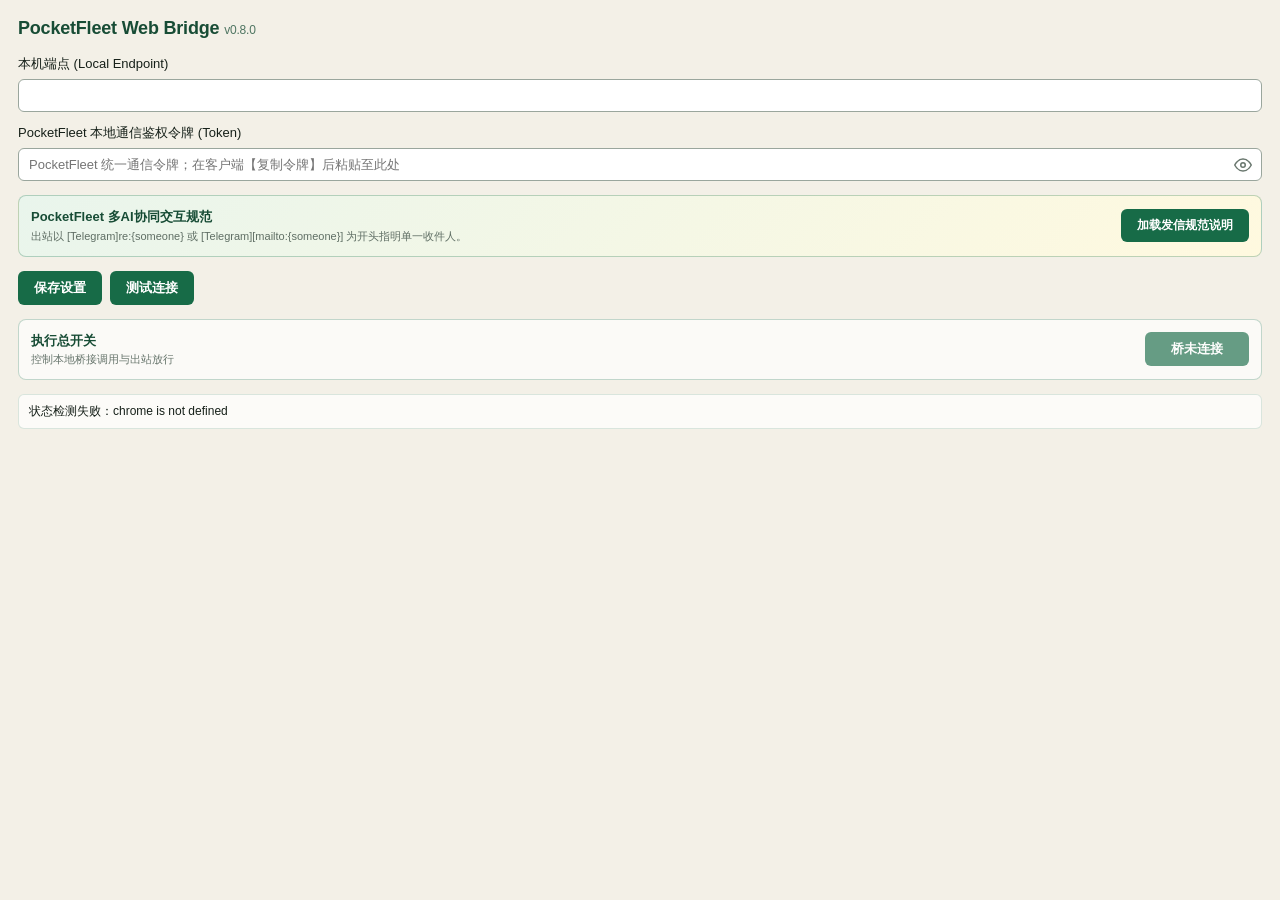
<file: browser-extension/popup.html>
<!doctype html>
<html lang="zh-CN">
  <head>
    <meta charset="utf-8" />
    <meta name="viewport" content="width=device-width, initial-scale=1" />
    <title>PocketFleet Web Bridge</title>
    <link rel="stylesheet" href="popup.css" />
  </head>
  <body>
    <main>
      <h1>PocketFleet Web Bridge <small style="font-size:12px;opacity:0.75;font-weight:normal;">v0.8.0</small></h1>
      <label>本机端点 (Local Endpoint)<input id="endpoint" type="url" /></label>
      <label>
        <span>PocketFleet 本地通信鉴权令牌 (Token)</span>
        <div class="token-input-wrapper">
          <input id="token" type="password" autocomplete="off" placeholder="PocketFleet 统一通信令牌；在客户端【复制令牌】后粘贴至此处" />
          <button id="toggleTokenVisibility" type="button" class="btn-eye" title="显示/隐藏令牌" aria-label="显示/隐藏令牌">
            <svg class="eye-icon" viewBox="0 0 24 24" width="18" height="18" stroke="currentColor" stroke-width="2" fill="none" stroke-linecap="round" stroke-linejoin="round">
              <path class="eye-open" d="M1 12s4-8 11-8 11 8 11 8-4 8-11 8-11-8-11-8z"></path>
              <circle class="eye-open" cx="12" cy="12" r="3"></circle>
              <line class="eye-closed" x1="1" y1="1" x2="23" y2="23" style="display:none;"></line>
            </svg>
          </button>
        </div>
      </label>

      <section class="protocol-start" aria-labelledby="protocol-start-title">
        <div>
          <strong id="protocol-start-title">PocketFleet 多AI协同交互规范</strong>
          <small>出站以 [Telegram]re:{someone} 或 [Telegram][mailto:{someone}] 为开头指明单一收件人。</small>
        </div>
        <button id="startCollaborationProtocol" type="button">加载发信规范说明</button>
      </section>

      <div class="actions">
        <button id="save">保存设置</button>
        <button id="test">测试连接</button>
      </div>

      <div class="execution-control">
        <div><strong>执行总开关</strong><small>控制本地桥接调用与出站放行</small></div>
        <button id="executionControl" type="button" disabled>检测状态中...</button>
      </div>

      <output id="status">尚未测试</output>
    </main>
    <script src="popup.js"></script>
  </body>
</html>
</file>
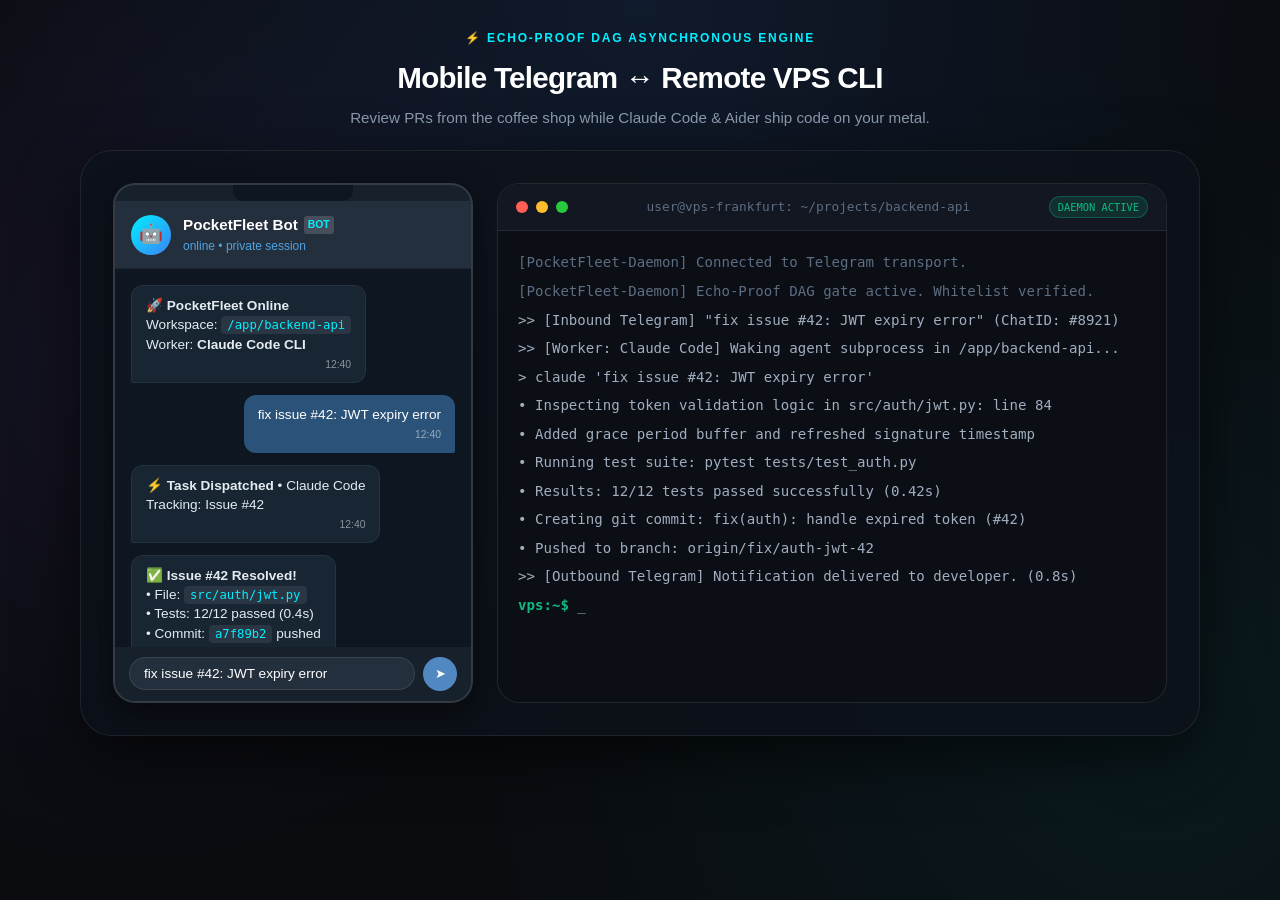
<file: landing/preview.html>
<!DOCTYPE html>
<html lang="en">
<head>
  <meta charset="UTF-8">
  <title>PocketFleet Visual Preview</title>
  <link rel="stylesheet" href="style.css">
  <style>
    body {
      background: #07090e;
      padding: 24px 30px;
      margin: 0;
      box-sizing: border-box;
      display: flex;
      flex-direction: column;
      align-items: center;
      justify-content: center;
      overflow: hidden;
    }
    .preview-header {
      text-align: center;
      margin-bottom: 20px;
    }
    .preview-tag {
      font-size: 0.75rem;
      font-weight: 700;
      letter-spacing: 0.15em;
      color: #00f0ff;
      text-transform: uppercase;
      margin-bottom: 6px;
      display: inline-block;
    }
    .preview-title {
      font-size: 1.85rem;
      font-weight: 700;
      color: #fff;
      margin: 0 0 4px 0;
    }
    .preview-sub {
      color: #8a99ad;
      font-size: 0.95rem;
      margin: 0;
    }
    .simulator-wrapper {
      max-width: 1120px;
      width: 100%;
      margin: 0 auto;
      display: grid;
      grid-template-columns: 360px 1fr;
      gap: 24px;
    }
    .sim-phone {
      height: 520px;
    }
    .sim-terminal {
      height: 520px;
    }
    .tg-chat-body {
      overflow-y: hidden !important;
      scrollbar-width: none;
    }
    .tg-chat-body::-webkit-scrollbar {
      display: none;
    }
    .terminal-body {
      padding: 20px;
      font-size: 0.88rem;
      line-height: 1.6;
      overflow-y: hidden !important;
      scrollbar-width: none;
    }
    .terminal-body::-webkit-scrollbar {
      display: none;
    }
  </style>
</head>
<body class="dark-mode">
  <div class="preview-header">
    <span class="preview-tag">⚡ ECHO-PROOF DAG ASYNCHRONOUS ENGINE</span>
    <h2 class="preview-title">Mobile Telegram &harr; Remote VPS CLI</h2>
    <p class="preview-sub">Review PRs from the coffee shop while Claude Code & Aider ship code on your metal.</p>
  </div>

  <div class="simulator-wrapper">
    <!-- Phone Mockup -->
    <div class="sim-phone">
      <div class="phone-notch"></div>
      <div class="tg-header">
        <div class="tg-avatar">🤖</div>
        <div class="tg-info">
          <div class="tg-name">PocketFleet Bot <span class="bot-badge">BOT</span></div>
          <div class="tg-status">online &bull; private session</div>
        </div>
      </div>
      <div class="tg-chat-body">
        <div class="chat-msg bot-msg">
          <div class="msg-content">
            🚀 <strong>PocketFleet Online</strong><br>
            Workspace: <code>/app/backend-api</code><br>
            Worker: <strong>Claude Code CLI</strong>
          </div>
          <div class="msg-time">12:40</div>
        </div>
        <div class="chat-msg user-msg">
          <div class="msg-content">fix issue #42: JWT expiry error</div>
          <div class="msg-time">12:40</div>
        </div>
        <div class="chat-msg bot-msg">
          <div class="msg-content">
            ⚡ <strong>Task Dispatched</strong> &bull; Claude Code<br>
            Tracking: Issue #42
          </div>
          <div class="msg-time">12:40</div>
        </div>
        <div class="chat-msg bot-msg">
          <div class="msg-content">
            ✅ <strong>Issue #42 Resolved!</strong><br>
            &bull; File: <code>src/auth/jwt.py</code><br>
            &bull; Tests: 12/12 passed (0.4s)<br>
            &bull; Commit: <code>a7f89b2</code> pushed<br>
            &bull; <strong style="color: #00f0ff;">Review PR #43 ready</strong>
          </div>
          <div class="msg-time">12:41</div>
        </div>
      </div>
      <div class="tg-input-bar">
        <input type="text" placeholder="Type prompt to dispatch..." value="fix issue #42: JWT expiry error" readonly>
        <button class="tg-send-btn">➤</button>
      </div>
    </div>

    <!-- Terminal Mockup -->
    <div class="sim-terminal">
      <div class="terminal-bar">
        <div class="term-dots">
          <span class="dot dot-red"></span>
          <span class="dot dot-yellow"></span>
          <span class="dot dot-green"></span>
        </div>
        <div class="term-title">user@vps-frankfurt: ~/projects/backend-api</div>
        <div class="term-status-pill">DAEMON ACTIVE</div>
      </div>
      <div class="terminal-body">
        <div class="term-line prefix">[PocketFleet-Daemon] Connected to Telegram transport.</div>
        <div class="term-line prefix">[PocketFleet-Daemon] Echo-Proof DAG gate active. Whitelist verified.</div>
        <div class="term-line inbound">&gt;&gt; [Inbound Telegram] "fix issue #42: JWT expiry error" (ChatID: #8921)</div>
        <div class="term-line worker">&gt;&gt; [Worker: Claude Code] Waking agent subprocess in /app/backend-api...</div>
        <div class="term-line log">&gt; claude 'fix issue #42: JWT expiry error'</div>
        <div class="term-line log">&bull; Inspecting token validation logic in src/auth/jwt.py: line 84</div>
        <div class="term-line log">&bull; Added grace period buffer and refreshed signature timestamp</div>
        <div class="term-line log">&bull; Running test suite: pytest tests/test_auth.py</div>
        <div class="term-line success">&bull; Results: 12/12 tests passed successfully (0.42s)</div>
        <div class="term-line log">&bull; Creating git commit: fix(auth): handle expired token (#42)</div>
        <div class="term-line log">&bull; Pushed to branch: origin/fix/auth-jwt-42</div>
        <div class="term-line outbound">&gt;&gt; [Outbound Telegram] Notification delivered to developer. (0.8s)</div>
        <div class="term-line prompt-line">
          <span class="term-prompt">vps:~$</span> <span class="cursor">_</span>
        </div>
      </div>
    </div>
  </div>
</body>
</html>
</file>
<file: landing/style.css>
/* ==========================================================================
   PocketFleet Modern Hacker Aesthetic Design System
   ========================================================================== */

:root {
  --bg-primary: #0a0c10;
  --bg-secondary: #10141d;
  --bg-card: rgba(18, 23, 34, 0.75);
  --bg-card-hover: rgba(26, 33, 48, 0.85);
  --border-color: rgba(255, 255, 255, 0.08);
  --border-glow: rgba(0, 240, 255, 0.3);

  --text-main: #f0f4f8;
  --text-muted: #8a99ad;
  --text-sub: #5d6d82;

  --accent-cyan: #00f0ff;
  --accent-blue: #3b82f6;
  --accent-purple: #8b5cf6;
  --accent-green: #10b981;
  --accent-red: #ef4444;

  --font-sans: 'Inter', -apple-system, BlinkMacSystemFont, sans-serif;
  --font-mono: 'Fira Code', monospace;

  --radius-sm: 8px;
  --radius-md: 14px;
  --radius-lg: 22px;
  --radius-xl: 32px;
}

* {
  margin: 0;
  padding: 0;
  box-sizing: border-box;
}

html {
  scroll-behavior: smooth;
}

body.dark-mode {
  background-color: var(--bg-primary);
  color: var(--text-main);
  font-family: var(--font-sans);
  line-height: 1.6;
  overflow-x: hidden;
  background-image: 
    radial-gradient(circle at 50% 0%, rgba(59, 130, 246, 0.12) 0%, transparent 60%),
    radial-gradient(circle at 10% 40%, rgba(139, 92, 246, 0.08) 0%, transparent 40%),
    radial-gradient(circle at 90% 80%, rgba(0, 240, 255, 0.06) 0%, transparent 50%);
  background-attachment: fixed;
}

/* Typography & Utilities */
h1, h2, h3, h4 {
  font-weight: 700;
  color: #fff;
  letter-spacing: -0.025em;
}

.gradient-text {
  background: linear-gradient(135deg, #00f0ff 0%, #3b82f6 50%, #8b5cf6 100%);
  -webkit-background-clip: text;
  -webkit-text-fill-color: transparent;
}

a {
  color: inherit;
  text-decoration: none;
}

code {
  font-family: var(--font-mono);
  font-size: 0.9em;
  background: rgba(255, 255, 255, 0.08);
  padding: 2px 6px;
  border-radius: 4px;
  color: var(--accent-cyan);
}

/* Buttons */
.btn {
  display: inline-flex;
  align-items: center;
  justify-content: center;
  font-weight: 600;
  border-radius: var(--radius-sm);
  transition: all 0.25s ease;
  cursor: pointer;
  border: 1px solid transparent;
  font-family: var(--font-sans);
}

.btn-primary {
  background: linear-gradient(135deg, #00d2ff 0%, #3a7bd5 100%);
  color: #000;
  box-shadow: 0 4px 20px rgba(0, 210, 255, 0.3);
}

.btn-primary:hover {
  transform: translateY(-2px);
  box-shadow: 0 8px 30px rgba(0, 210, 255, 0.5);
  background: linear-gradient(135deg, #33dcff 0%, #4a8deb 100%);
}

.btn-outline {
  background: rgba(255, 255, 255, 0.04);
  color: #fff;
  border-color: rgba(255, 255, 255, 0.15);
  backdrop-filter: blur(8px);
}

.btn-outline:hover {
  background: rgba(255, 255, 255, 0.1);
  border-color: var(--accent-cyan);
}

.btn-sm {
  padding: 8px 16px;
  font-size: 0.85rem;
}

.btn-lg {
  padding: 14px 28px;
  font-size: 1.05rem;
}

.btn-block {
  width: 100%;
}

.pulse-glow {
  animation: pulse-glow-anim 2.5s infinite;
}

@keyframes pulse-glow-anim {
  0%, 100% { box-shadow: 0 0 15px rgba(0, 240, 255, 0.3); }
  50% { box-shadow: 0 0 35px rgba(0, 240, 255, 0.6); }
}

/* Navbar */
.navbar {
  position: sticky;
  top: 0;
  z-index: 100;
  background: rgba(10, 12, 16, 0.8);
  backdrop-filter: blur(12px);
  border-bottom: 1px solid var(--border-color);
}

.nav-container {
  max-width: 1200px;
  margin: 0 auto;
  padding: 16px 24px;
  display: flex;
  align-items: center;
  justify-content: space-between;
}

.brand-logo {
  display: flex;
  align-items: center;
  gap: 10px;
  font-weight: 800;
  font-size: 1.25rem;
  letter-spacing: -0.03em;
}

.brand-logo .logo-text span {
  color: var(--accent-cyan);
}

.nav-links {
  display: flex;
  align-items: center;
  gap: 28px;
  font-size: 0.92rem;
  color: var(--text-muted);
}

.nav-links a:hover {
  color: var(--accent-cyan);
}

.github-link {
  display: inline-flex;
  align-items: center;
  gap: 6px;
}

/* Hero Section */
.hero-section {
  position: relative;
  padding: 100px 24px 80px;
  text-align: center;
  overflow: hidden;
}

.hero-container {
  max-width: 860px;
  margin: 0 auto;
}

.badge-pill {
  display: inline-flex;
  align-items: center;
  gap: 8px;
  padding: 6px 16px;
  border-radius: 999px;
  background: rgba(0, 240, 255, 0.08);
  border: 1px solid rgba(0, 240, 255, 0.25);
  font-size: 0.85rem;
  color: var(--accent-cyan);
  margin-bottom: 28px;
  font-weight: 500;
}

.badge-dot {
  width: 8px;
  height: 8px;
  border-radius: 50%;
  background: var(--accent-cyan);
  box-shadow: 0 0 10px var(--accent-cyan);
}

.hero-title {
  font-size: 3.8rem;
  line-height: 1.15;
  margin-bottom: 24px;
  letter-spacing: -0.04em;
}

.hero-subtitle {
  font-size: 1.25rem;
  color: var(--text-muted);
  max-width: 680px;
  margin: 0 auto 40px;
}

.hero-cta-group {
  display: flex;
  justify-content: center;
  gap: 18px;
  margin-bottom: 36px;
  flex-wrap: wrap;
}

.hero-micro-meta {
  display: flex;
  justify-content: center;
  gap: 12px;
  font-size: 0.85rem;
  color: var(--text-sub);
}

/* Section Header */
.section-header {
  text-align: center;
  max-width: 700px;
  margin: 0 auto 60px;
}

.section-tag {
  display: inline-block;
  font-size: 0.75rem;
  font-family: var(--font-mono);
  color: var(--accent-cyan);
  letter-spacing: 0.12em;
  margin-bottom: 12px;
  text-transform: uppercase;
}

.section-header h2 {
  font-size: 2.4rem;
  margin-bottom: 14px;
}

.section-header p {
  color: var(--text-muted);
  font-size: 1.05rem;
}

/* Live Simulator */
.demo-section {
  padding: 80px 24px;
  max-width: 1240px;
  margin: 0 auto;
}

.simulator-wrapper {
  display: grid;
  grid-template-columns: 380px 1fr;
  gap: 32px;
  background: rgba(14, 18, 27, 0.85);
  padding: 32px;
  border-radius: var(--radius-xl);
  border: 1px solid var(--border-color);
  box-shadow: 0 20px 60px rgba(0, 0, 0, 0.6);
  backdrop-filter: blur(16px);
}

/* Phone Mockup */
.sim-phone {
  background: #17212b;
  border-radius: var(--radius-lg);
  border: 2px solid rgba(255, 255, 255, 0.12);
  display: flex;
  flex-direction: column;
  height: 580px;
  box-shadow: 0 10px 30px rgba(0,0,0,0.5);
  overflow: hidden;
}

.phone-notch {
  width: 120px;
  height: 16px;
  background: #0e1621;
  border-radius: 0 0 10px 10px;
  margin: 0 auto;
}

.tg-header {
  padding: 12px 16px;
  background: #242f3d;
  display: flex;
  align-items: center;
  gap: 12px;
  border-bottom: 1px solid rgba(0,0,0,0.2);
}

.tg-avatar {
  width: 40px;
  height: 40px;
  border-radius: 50%;
  background: linear-gradient(135deg, #00f0ff, #3b82f6);
  display: flex;
  align-items: center;
  justify-content: center;
  font-size: 1.2rem;
}

.tg-name {
  font-weight: 600;
  font-size: 0.95rem;
  color: #fff;
  display: flex;
  align-items: center;
  gap: 6px;
}

.bot-badge {
  font-size: 0.65rem;
  background: rgba(255, 255, 255, 0.15);
  padding: 1px 4px;
  border-radius: 3px;
  color: var(--accent-cyan);
}

.tg-status {
  font-size: 0.75rem;
  color: #4fa3e3;
}

.tg-chat-body {
  flex: 1;
  padding: 16px;
  overflow-y: auto;
  display: flex;
  flex-direction: column;
  gap: 12px;
  background: #0e1621;
}

.chat-msg {
  max-width: 85%;
  padding: 10px 14px;
  border-radius: 12px;
  font-size: 0.85rem;
  line-height: 1.4;
  position: relative;
  word-break: break-word;
}

.user-msg {
  align-self: flex-end;
  background: #2b5278;
  color: #fff;
  border-bottom-right-radius: 2px;
}

.bot-msg {
  align-self: flex-start;
  background: #182533;
  color: #e4ecf2;
  border-bottom-left-radius: 2px;
  border: 1px solid rgba(255,255,255,0.06);
}

.msg-time {
  font-size: 0.65rem;
  color: rgba(255,255,255,0.5);
  text-align: right;
  margin-top: 4px;
}

.tg-presets {
  padding: 10px 14px;
  background: #141c26;
  border-top: 1px solid rgba(255,255,255,0.05);
  display: flex;
  flex-direction: column;
  gap: 6px;
}

.preset-btn {
  background: rgba(255,255,255,0.06);
  border: 1px solid rgba(255,255,255,0.08);
  border-radius: 6px;
  color: #8bb5e0;
  padding: 6px 10px;
  font-size: 0.78rem;
  text-align: left;
  cursor: pointer;
  transition: all 0.2s ease;
}

.preset-btn:hover {
  background: rgba(0, 240, 255, 0.15);
  color: var(--accent-cyan);
  border-color: rgba(0, 240, 255, 0.3);
}

.tg-input-bar {
  padding: 10px 14px;
  background: #17212b;
  display: flex;
  gap: 8px;
  align-items: center;
}

.tg-input-bar input {
  flex: 1;
  background: #242f3d;
  border: 1px solid rgba(255,255,255,0.1);
  border-radius: 18px;
  padding: 8px 14px;
  color: #fff;
  font-size: 0.85rem;
  outline: none;
}

.tg-send-btn {
  width: 34px;
  height: 34px;
  border-radius: 50%;
  background: #5288c1;
  border: none;
  color: #fff;
  cursor: pointer;
}

/* Terminal Mockup */
.sim-terminal {
  background: #0b0e14;
  border-radius: var(--radius-lg);
  border: 1px solid rgba(255,255,255,0.1);
  display: flex;
  flex-direction: column;
  height: 580px;
  font-family: var(--font-mono);
  overflow: hidden;
}

.terminal-bar {
  padding: 12px 18px;
  background: #121721;
  border-bottom: 1px solid rgba(255,255,255,0.08);
  display: flex;
  align-items: center;
  justify-content: space-between;
}

.term-dots {
  display: flex;
  gap: 8px;
}

.dot {
  width: 12px;
  height: 12px;
  border-radius: 50%;
}

.dot-red { background: #ff5f56; }
.dot-yellow { background: #ffbd2e; }
.dot-green { background: #27c93f; }

.term-title {
  font-size: 0.8rem;
  color: var(--text-sub);
}

.term-status-pill {
  font-size: 0.65rem;
  padding: 2px 8px;
  border-radius: 999px;
  background: rgba(16, 185, 129, 0.15);
  color: var(--accent-green);
  border: 1px solid rgba(16, 185, 129, 0.3);
}

.terminal-body {
  flex: 1;
  padding: 20px;
  overflow-y: auto;
  font-size: 0.85rem;
  line-height: 1.55;
  display: flex;
  flex-direction: column;
  gap: 6px;
}

.term-line {
  color: #a0aec0;
}

.term-line.prefix {
  color: var(--text-sub);
}

.term-line.cyan { color: var(--accent-cyan); }
.term-line.green { color: var(--accent-green); }
.term-line.yellow { color: #f59e0b; }

.term-prompt {
  color: #10b981;
  font-weight: 600;
}

.cursor {
  animation: blink 1s step-start infinite;
}

@keyframes blink {
  50% { opacity: 0; }
}

/* Features Section */
.features-section {
  padding: 100px 24px;
  max-width: 1200px;
  margin: 0 auto;
}

.features-grid {
  display: grid;
  grid-template-columns: repeat(3, 1fr);
  gap: 28px;
}

.feature-card {
  background: var(--bg-card);
  border: 1px solid var(--border-color);
  padding: 36px 28px;
  border-radius: var(--radius-lg);
  transition: all 0.3s ease;
  position: relative;
  backdrop-filter: blur(10px);
}

.feature-card:hover {
  background: var(--bg-card-hover);
  border-color: var(--border-glow);
  transform: translateY(-4px);
}

.card-icon-glow {
  font-size: 2.2rem;
  margin-bottom: 20px;
}

.feature-card h3 {
  font-size: 1.35rem;
  margin-bottom: 6px;
}

.feature-highlight {
  display: inline-block;
  font-size: 0.75rem;
  font-family: var(--font-mono);
  color: var(--accent-cyan);
  text-transform: uppercase;
  margin-bottom: 16px;
}

.feature-card p {
  color: var(--text-muted);
  font-size: 0.95rem;
}

/* 15s Storyboard */
.storyboard-section {
  padding: 80px 24px;
  max-width: 1200px;
  margin: 0 auto;
}

.story-grid {
  display: grid;
  grid-template-columns: repeat(4, 1fr);
  gap: 20px;
}

.story-card {
  background: var(--bg-card);
  border: 1px solid var(--border-color);
  padding: 24px 20px;
  border-radius: var(--radius-md);
  position: relative;
}

.story-badge {
  font-size: 0.7rem;
  font-family: var(--font-mono);
  color: var(--accent-purple);
  margin-bottom: 12px;
}

.story-scene {
  font-size: 1.4rem;
  margin-bottom: 12px;
}

.story-card h4 {
  font-size: 1.05rem;
  margin-bottom: 8px;
}

.story-card p {
  color: var(--text-muted);
  font-size: 0.85rem;
  line-height: 1.5;
}

/* Comparison Table */
.comparison-section {
  padding: 80px 24px;
  max-width: 1000px;
  margin: 0 auto;
}

.table-container {
  overflow-x: auto;
  border-radius: var(--radius-lg);
  border: 1px solid var(--border-color);
  background: var(--bg-card);
}

.comparison-table {
  width: 100%;
  border-collapse: collapse;
  text-align: left;
}

.comparison-table th, .comparison-table td {
  padding: 18px 24px;
  border-bottom: 1px solid rgba(255, 255, 255, 0.05);
  font-size: 0.95rem;
}

.comparison-table th {
  background: rgba(255, 255, 255, 0.02);
  color: #fff;
}

.highlight-col {
  background: rgba(0, 240, 255, 0.04);
  color: var(--accent-cyan);
}

/* Pricing Section */
.pricing-section {
  padding: 100px 24px;
  max-width: 800px;
  margin: 0 auto;
}

.pricing-card {
  background: linear-gradient(180deg, rgba(24, 32, 48, 0.9) 0%, rgba(12, 16, 25, 0.95) 100%);
  border: 1px solid rgba(0, 240, 255, 0.35);
  border-radius: var(--radius-xl);
  padding: 48px 40px;
  position: relative;
  box-shadow: 0 25px 80px rgba(0, 240, 255, 0.15);
  text-align: center;
}

.popular-tag {
  position: absolute;
  top: -14px;
  left: 50%;
  transform: translateX(-50%);
  background: linear-gradient(135deg, #00f0ff, #3b82f6);
  color: #000;
  font-size: 0.75rem;
  font-weight: 700;
  padding: 4px 16px;
  border-radius: 999px;
  letter-spacing: 0.05em;
}

.tier-name {
  font-size: 1.6rem;
  margin-bottom: 16px;
}

.price-block {
  display: flex;
  align-items: baseline;
  justify-content: center;
  gap: 6px;
  margin-bottom: 16px;
}

.price-block .currency {
  font-size: 1.8rem;
  font-weight: 700;
  color: var(--accent-cyan);
}

.price-block .amount {
  font-size: 4rem;
  font-weight: 800;
  letter-spacing: -0.04em;
  color: #fff;
}

.price-block .period {
  color: var(--text-muted);
  font-size: 1rem;
}

.tier-desc {
  color: var(--text-muted);
  margin-bottom: 32px;
  max-width: 480px;
  margin-left: auto;
  margin-right: auto;
}

.tier-benefits {
  list-style: none;
  text-align: left;
  max-width: 420px;
  margin: 0 auto 36px;
  display: flex;
  flex-direction: column;
  gap: 12px;
  color: #d1d5db;
}

.security-guarantee {
  font-size: 0.8rem;
  color: var(--text-sub);
  margin-top: 18px;
}

/* Footer */
.footer {
  border-top: 1px solid var(--border-color);
  padding: 40px 24px;
  background: #07090c;
}

.footer-container {
  max-width: 1200px;
  margin: 0 auto;
  display: flex;
  justify-content: space-between;
  align-items: center;
  flex-wrap: wrap;
  gap: 20px;
}

.footer-tagline {
  color: var(--text-sub);
  font-size: 0.85rem;
  margin-top: 6px;
}

.footer-right p {
  color: var(--text-sub);
  font-size: 0.85rem;
}

/* Deployment Section */
.deployment-section {
  padding: 80px 24px;
  background: rgba(13, 17, 26, 0.4);
}

.deployment-box {
  max-width: 900px;
  margin: 0 auto;
  background: var(--bg-card);
  border: 1px solid var(--border-color);
  border-radius: var(--radius-md);
  overflow: hidden;
  box-shadow: 0 16px 40px rgba(0, 0, 0, 0.4);
}

.deploy-tabs {
  display: flex;
  background: rgba(10, 12, 16, 0.9);
  border-bottom: 1px solid var(--border-color);
  overflow-x: auto;
}

.deploy-tab {
  background: transparent;
  border: none;
  color: var(--text-muted);
  padding: 14px 20px;
  font-size: 0.9rem;
  font-weight: 600;
  cursor: pointer;
  transition: all 0.2s ease;
  white-space: nowrap;
  border-bottom: 2px solid transparent;
}

.deploy-tab:hover {
  color: var(--text-main);
  background: rgba(255, 255, 255, 0.03);
}

.deploy-tab.active {
  color: var(--accent-cyan);
  border-bottom: 2px solid var(--accent-cyan);
  background: rgba(0, 240, 255, 0.05);
}

.deploy-content {
  padding: 24px;
}

.deploy-panel {
  display: none;
}

.deploy-panel.active {
  display: block;
  animation: fadeIn 0.3s ease;
}

.deploy-header-bar {
  display: flex;
  justify-content: space-between;
  align-items: center;
  margin-bottom: 12px;
  font-family: var(--font-mono);
  font-size: 0.85rem;
  color: var(--accent-cyan);
}

.copy-btn {
  background: rgba(255, 255, 255, 0.08);
  border: 1px solid rgba(255, 255, 255, 0.15);
  color: var(--text-main);
  padding: 4px 12px;
  border-radius: 6px;
  font-size: 0.8rem;
  cursor: pointer;
  transition: all 0.2s;
}

.copy-btn:hover {
  background: rgba(0, 240, 255, 0.2);
  border-color: var(--accent-cyan);
  color: #fff;
}

.deploy-panel pre {
  background: #06080b;
  border: 1px solid rgba(255, 255, 255, 0.05);
  border-radius: 8px;
  padding: 16px;
  overflow-x: auto;
  font-family: var(--font-mono);
  font-size: 0.88rem;
  line-height: 1.5;
  color: #a5b4fc;
}

.deploy-commands {
  margin-top: 14px;
  background: rgba(0, 0, 0, 0.5);
  padding: 10px 14px;
  border-radius: 6px;
  border-left: 3px solid var(--accent-cyan);
}

.deploy-commands code {
  color: var(--accent-cyan);
  background: transparent;
  padding: 0;
}

.deploy-tip {
  margin-top: 14px;
  font-size: 0.85rem;
  color: var(--text-muted);
}

/* Responsive */
@media (max-width: 900px) {
  .simulator-wrapper {
    grid-template-columns: 1fr;
  }
  .features-grid, .story-grid {
    grid-template-columns: 1fr;
  }
  .hero-title {
    font-size: 2.5rem;
  }
}
</file>
<file: browser-extension/popup.css>
:root {
  color: #162019;
  background: #f3f0e7;
  font-family: -apple-system, BlinkMacSystemFont, "Segoe UI", Roboto, "Helvetica Neue", Arial, sans-serif;
}

body { margin: 0; min-width: 400px; }
main { padding: 18px; }
h1 { margin: 0 0 16px; font-size: 18px; color: #174c35; font-weight: 700; letter-spacing: -0.2px; }
label { display: grid; gap: 6px; margin: 12px 0; font-size: 13px; font-weight: 500; }
input[type="url"], input[type="password"], input[type="text"], textarea {
  padding: 8px 10px;
  border: 1px solid #9aa69d;
  border-radius: 6px;
  background: #fff;
  color: #162019;
  font-family: inherit;
  font-size: 13px;
  box-sizing: border-box;
}
input:focus {
  outline: none;
  border-color: #176b47;
  box-shadow: 0 0 0 2px rgba(23, 107, 71, 0.2);
}

.token-input-wrapper {
  position: relative;
  display: flex;
  align-items: center;
  width: 100%;
}
.token-input-wrapper input {
  width: 100%;
  padding-right: 36px;
}
.btn-eye {
  position: absolute;
  right: 4px;
  top: 50%;
  transform: translateY(-50%);
  background: transparent;
  border: none;
  padding: 4px 6px;
  color: #68766d;
  cursor: pointer;
  display: flex;
  align-items: center;
  justify-content: center;
  border-radius: 4px;
  min-width: auto;
}
.btn-eye:hover {
  background: rgba(23, 107, 71, 0.12);
  color: #176b47;
}

.actions { display: flex; gap: 8px; margin-top: 14px; }
button {
  border: 0;
  border-radius: 6px;
  padding: 8px 16px;
  background: #176b47;
  color: white;
  font-size: 13px;
  font-weight: 600;
  cursor: pointer;
  transition: background-color 0.15s ease;
}
button:hover { background: #13593b; }
button:disabled { opacity: 0.6; cursor: not-allowed; }

output {
  display: block;
  margin-top: 14px;
  font-size: 12px;
  line-height: 1.4;
  overflow-wrap: anywhere;
  padding: 8px 10px;
  background: rgba(255, 255, 255, 0.7);
  border-radius: 6px;
  border: 1px solid rgba(23, 107, 71, 0.15);
}

.execution-control {
  display: flex;
  align-items: center;
  justify-content: space-between;
  gap: 16px;
  margin-top: 14px;
  padding: 12px;
  border: 1px solid rgba(23, 107, 71, 0.25);
  border-radius: 8px;
  background: rgba(255, 255, 255, 0.65);
}

.execution-control > div { display: grid; gap: 2px; }
.execution-control strong { color: #174c35; font-size: 13px; }
.execution-control small { color: #68766d; font-size: 11px; }
.execution-control button { min-width: 104px; font-weight: 600; }
.execution-control button[data-paused="false"] { background: #9a4d2f; }
.execution-control button[data-paused="false"]:hover { background: #823f25; }
.execution-control button:disabled { cursor: wait; opacity: 0.65; }

.protocol-start {
  display: grid;
  grid-template-columns: 1fr auto;
  align-items: center;
  gap: 12px;
  margin: 14px 0;
  padding: 12px;
  border: 1px solid rgba(23, 107, 71, 0.28);
  border-radius: 8px;
  background: linear-gradient(135deg, #e9f5ec, #fff9df);
}

.protocol-start > div { display: grid; gap: 3px; }
.protocol-start strong { color: #174c35; font-size: 13px; }
.protocol-start small { color: #5f6e64; font-size: 11px; line-height: 1.35; }
.protocol-start button { min-width: 120px; font-weight: 600; font-size: 12px; }
.protocol-start button:disabled { cursor: wait; opacity: 0.65; }
</file>
